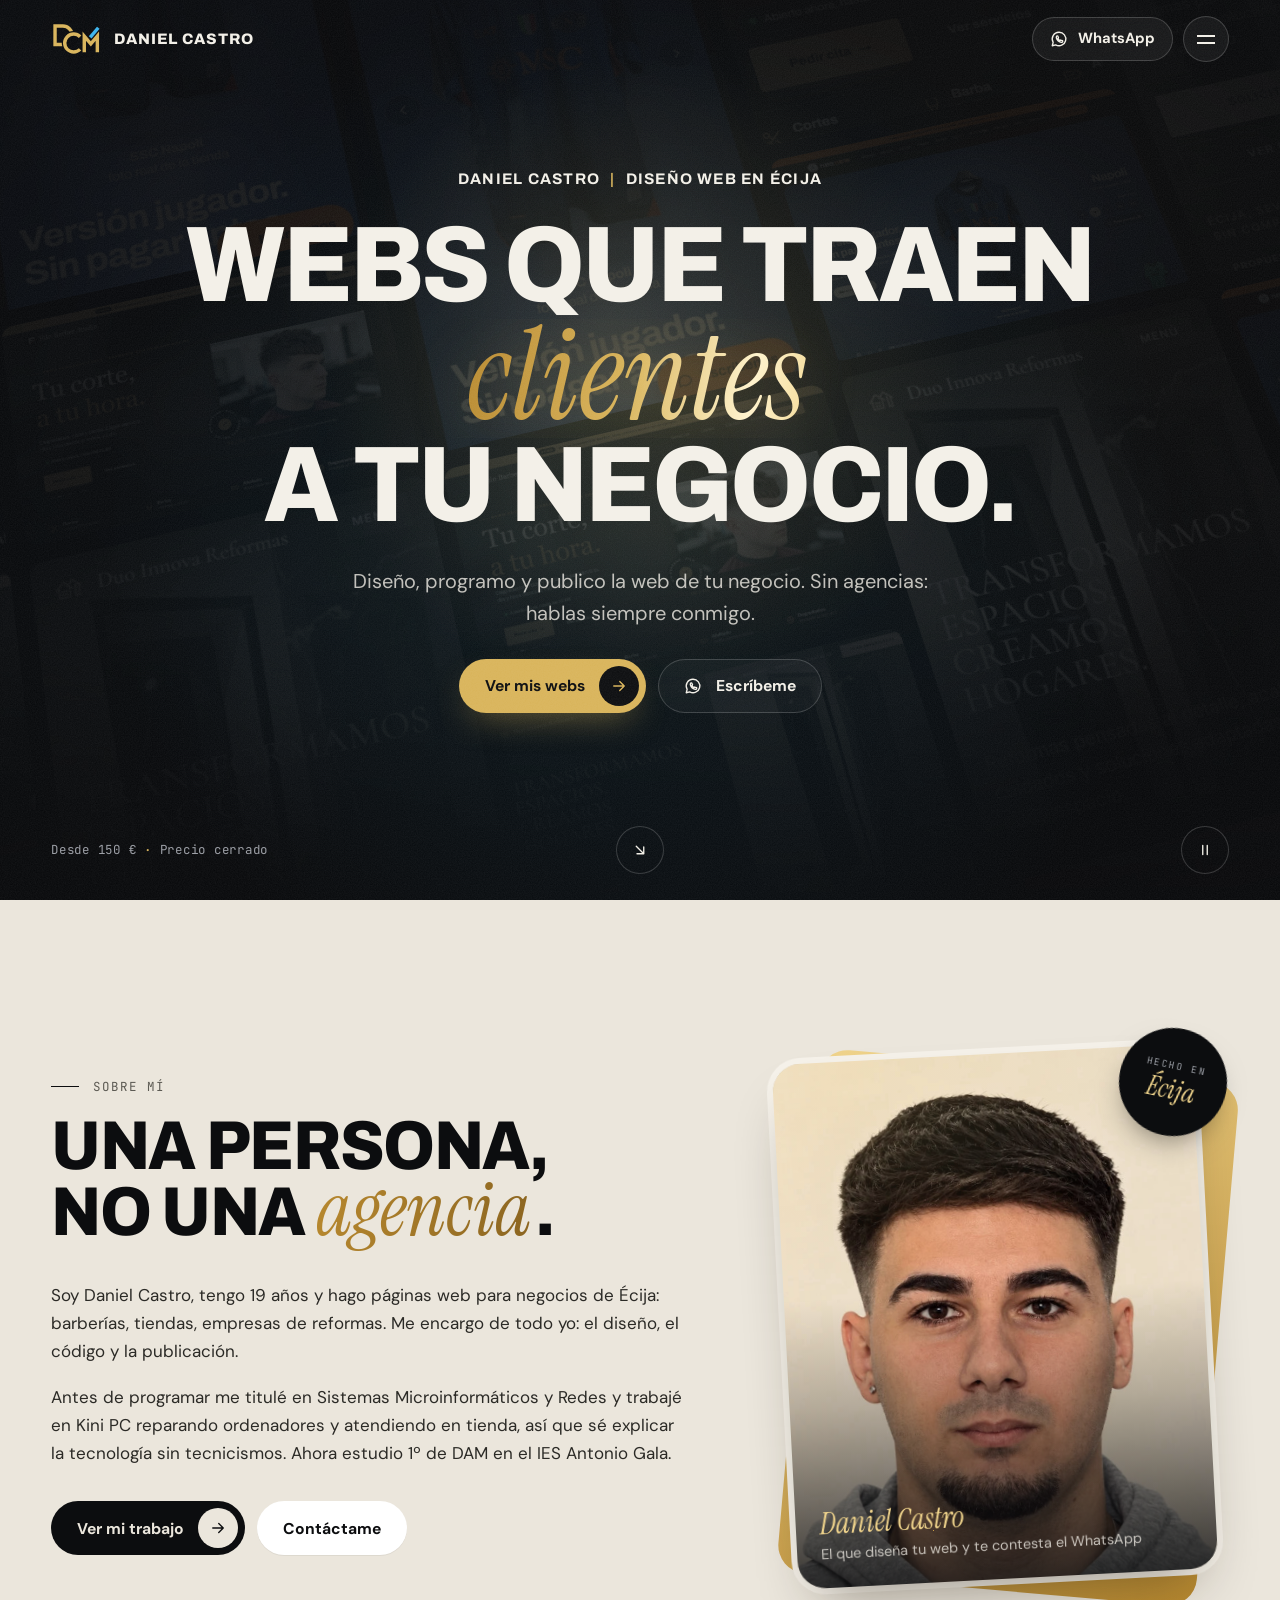
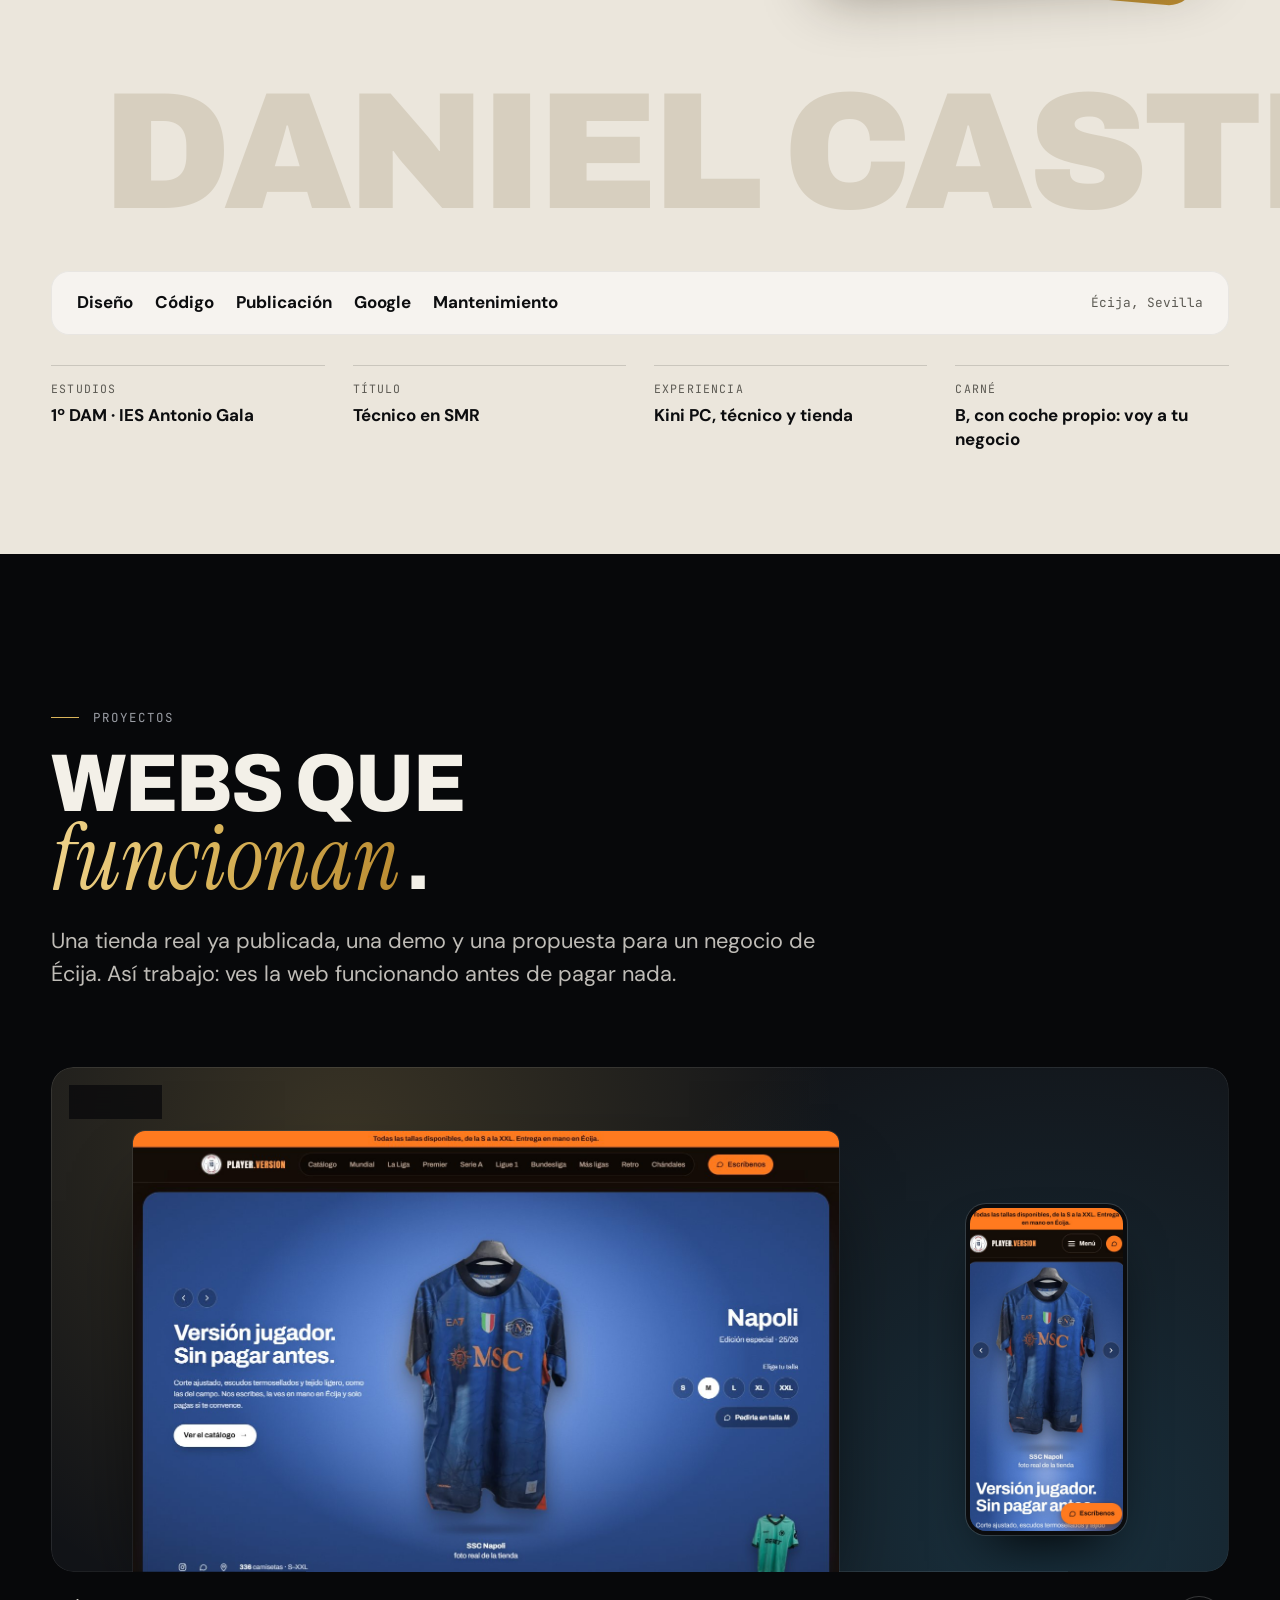
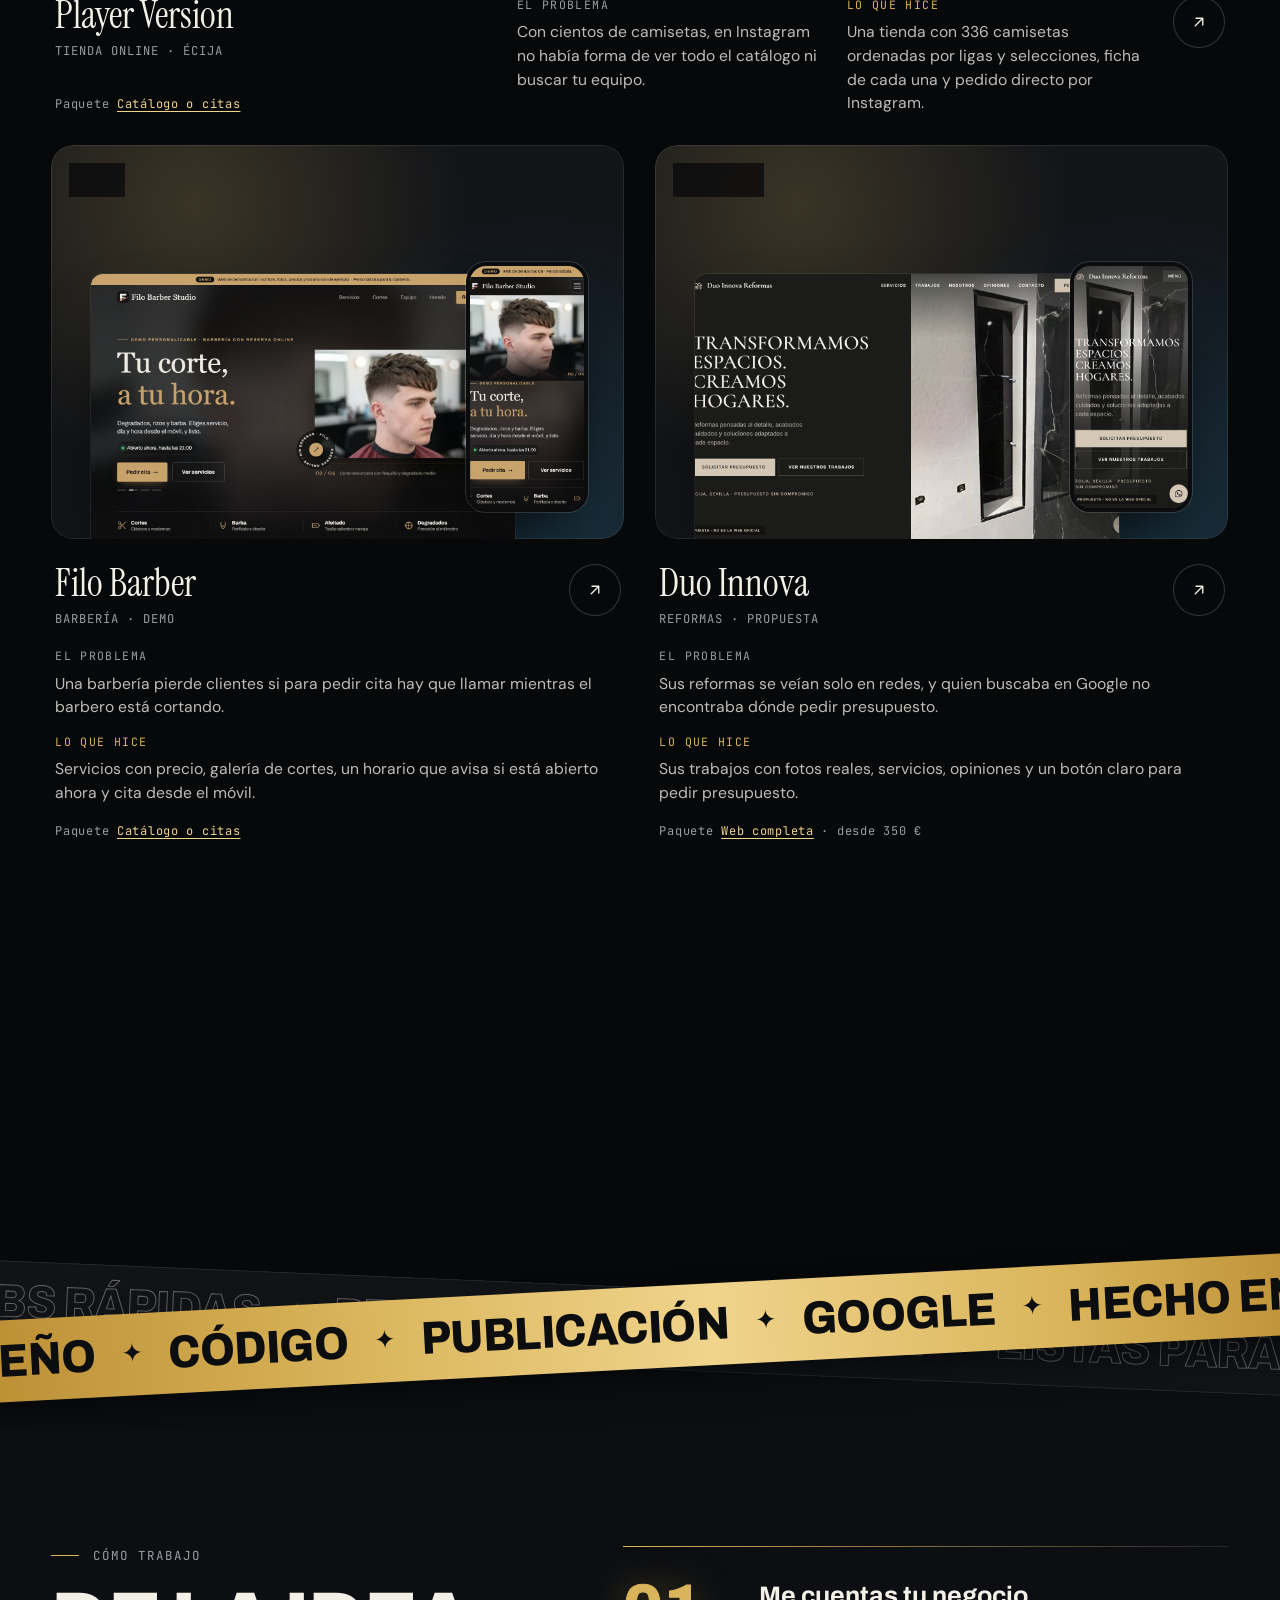
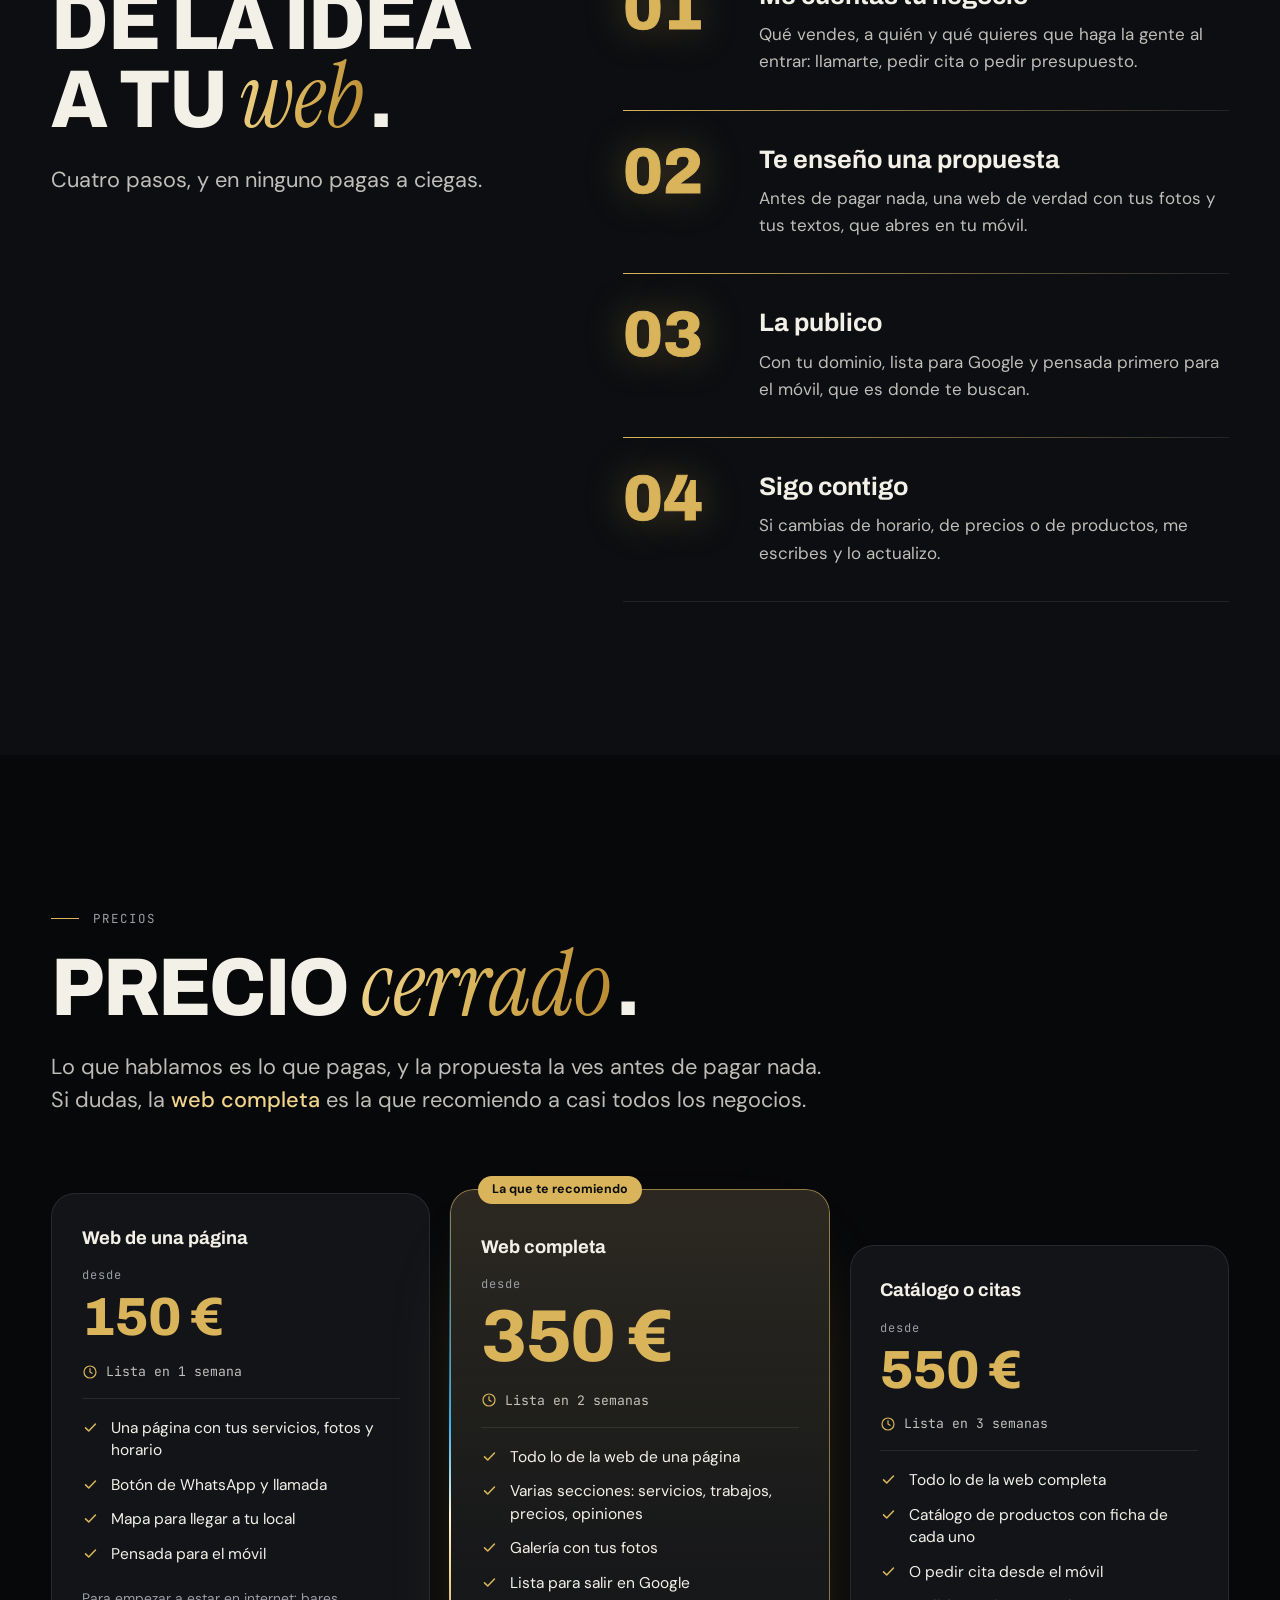
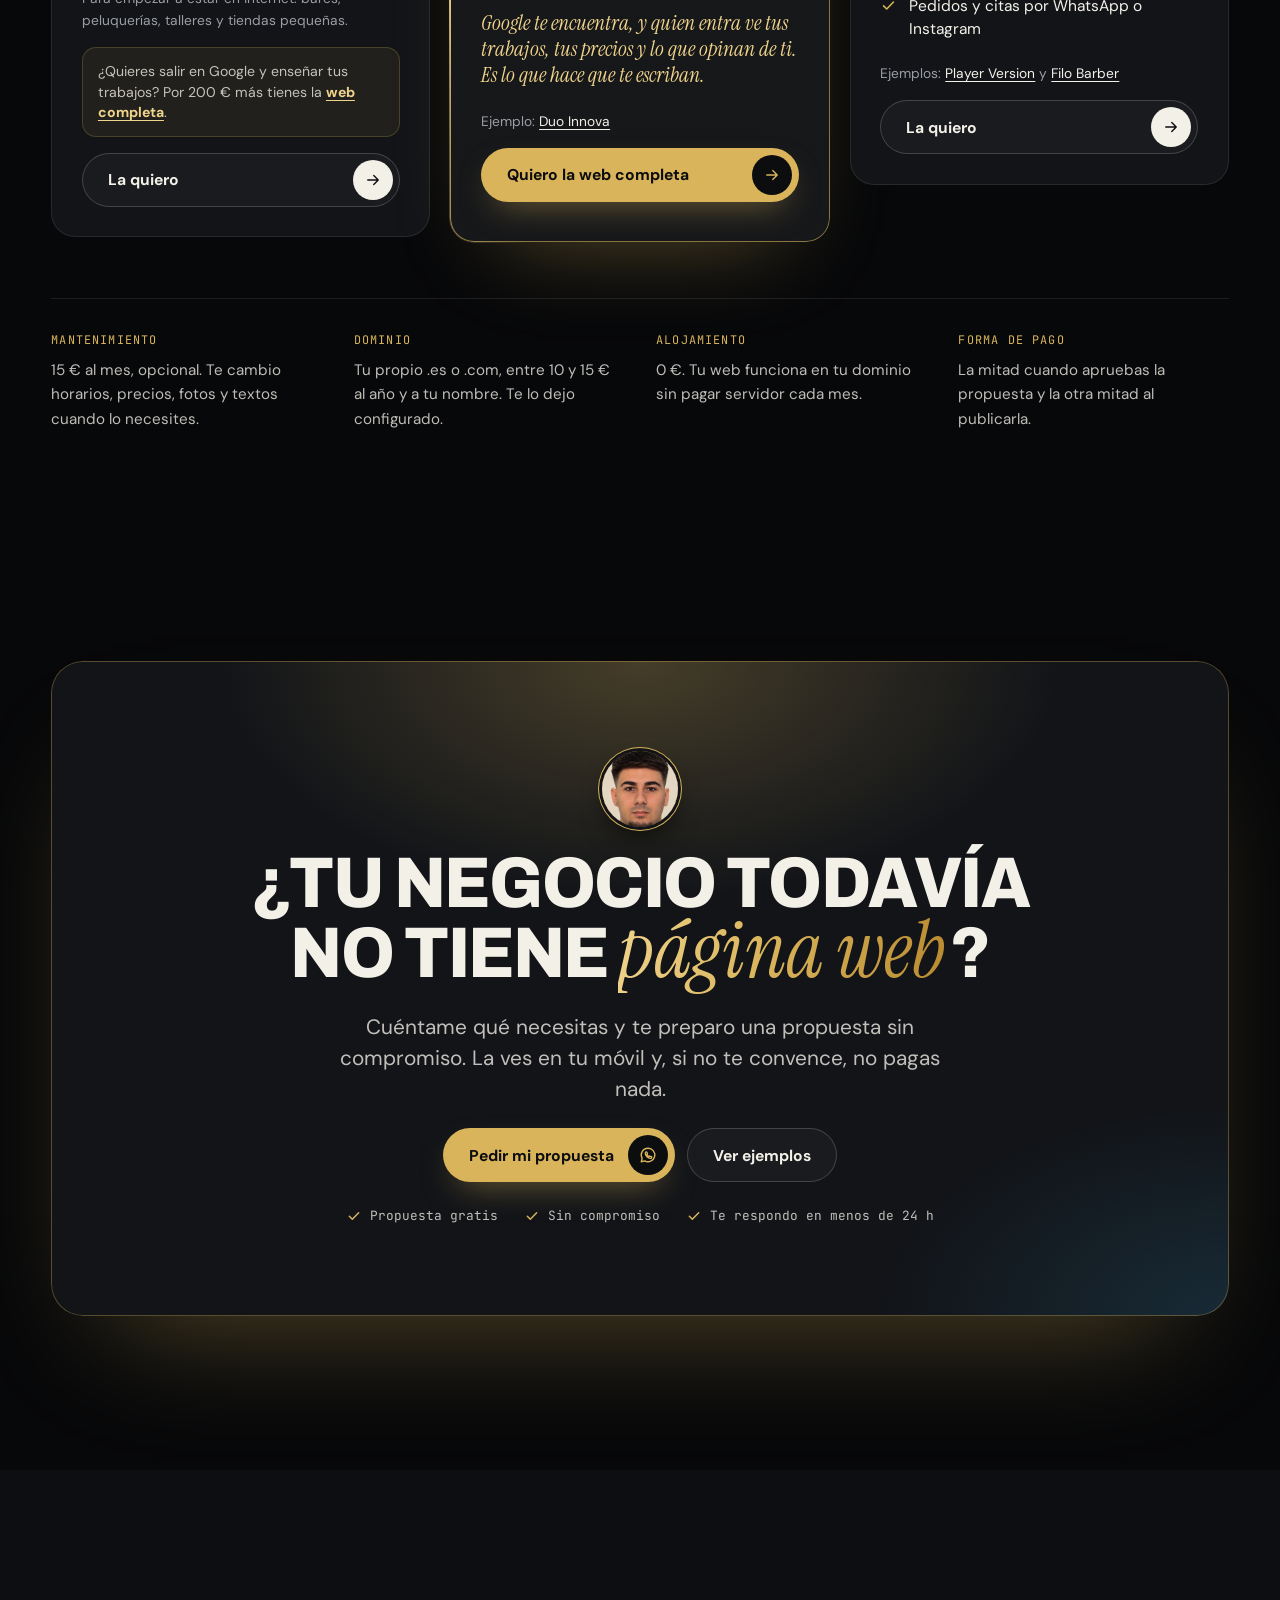
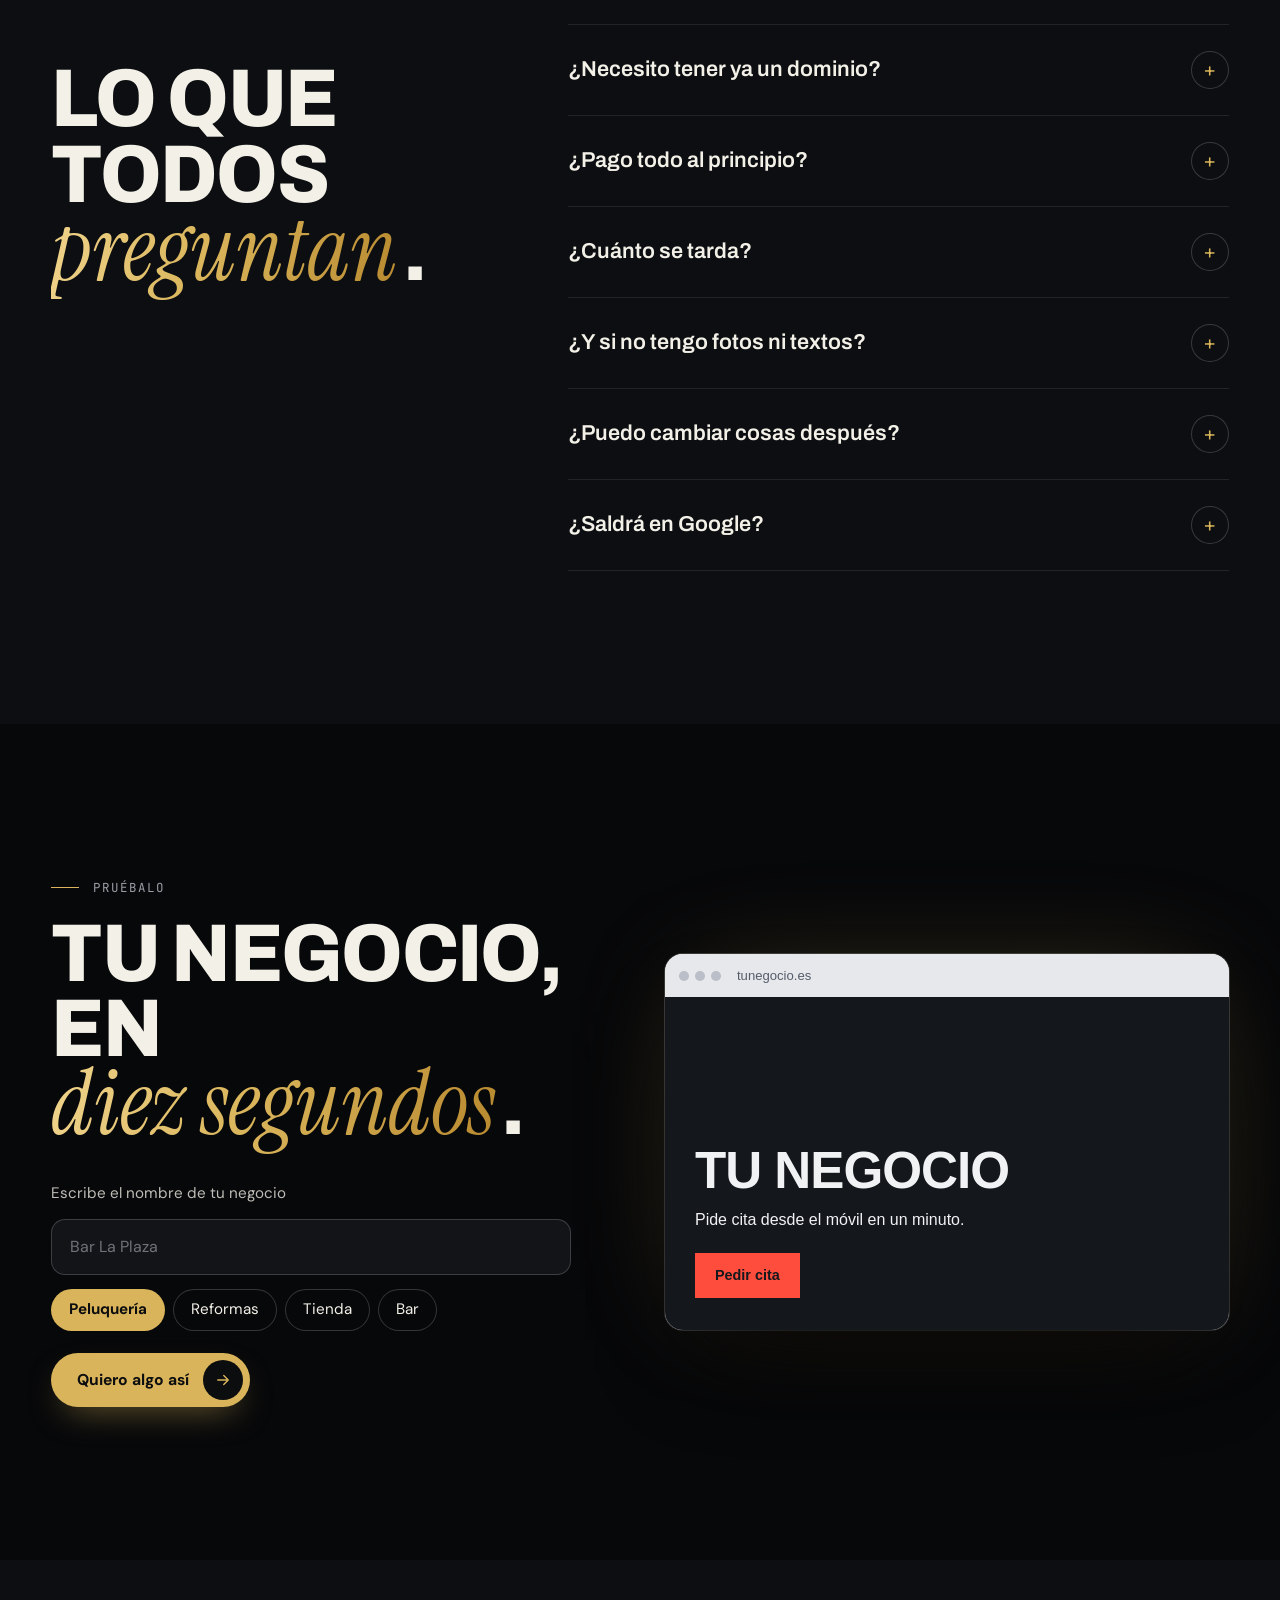
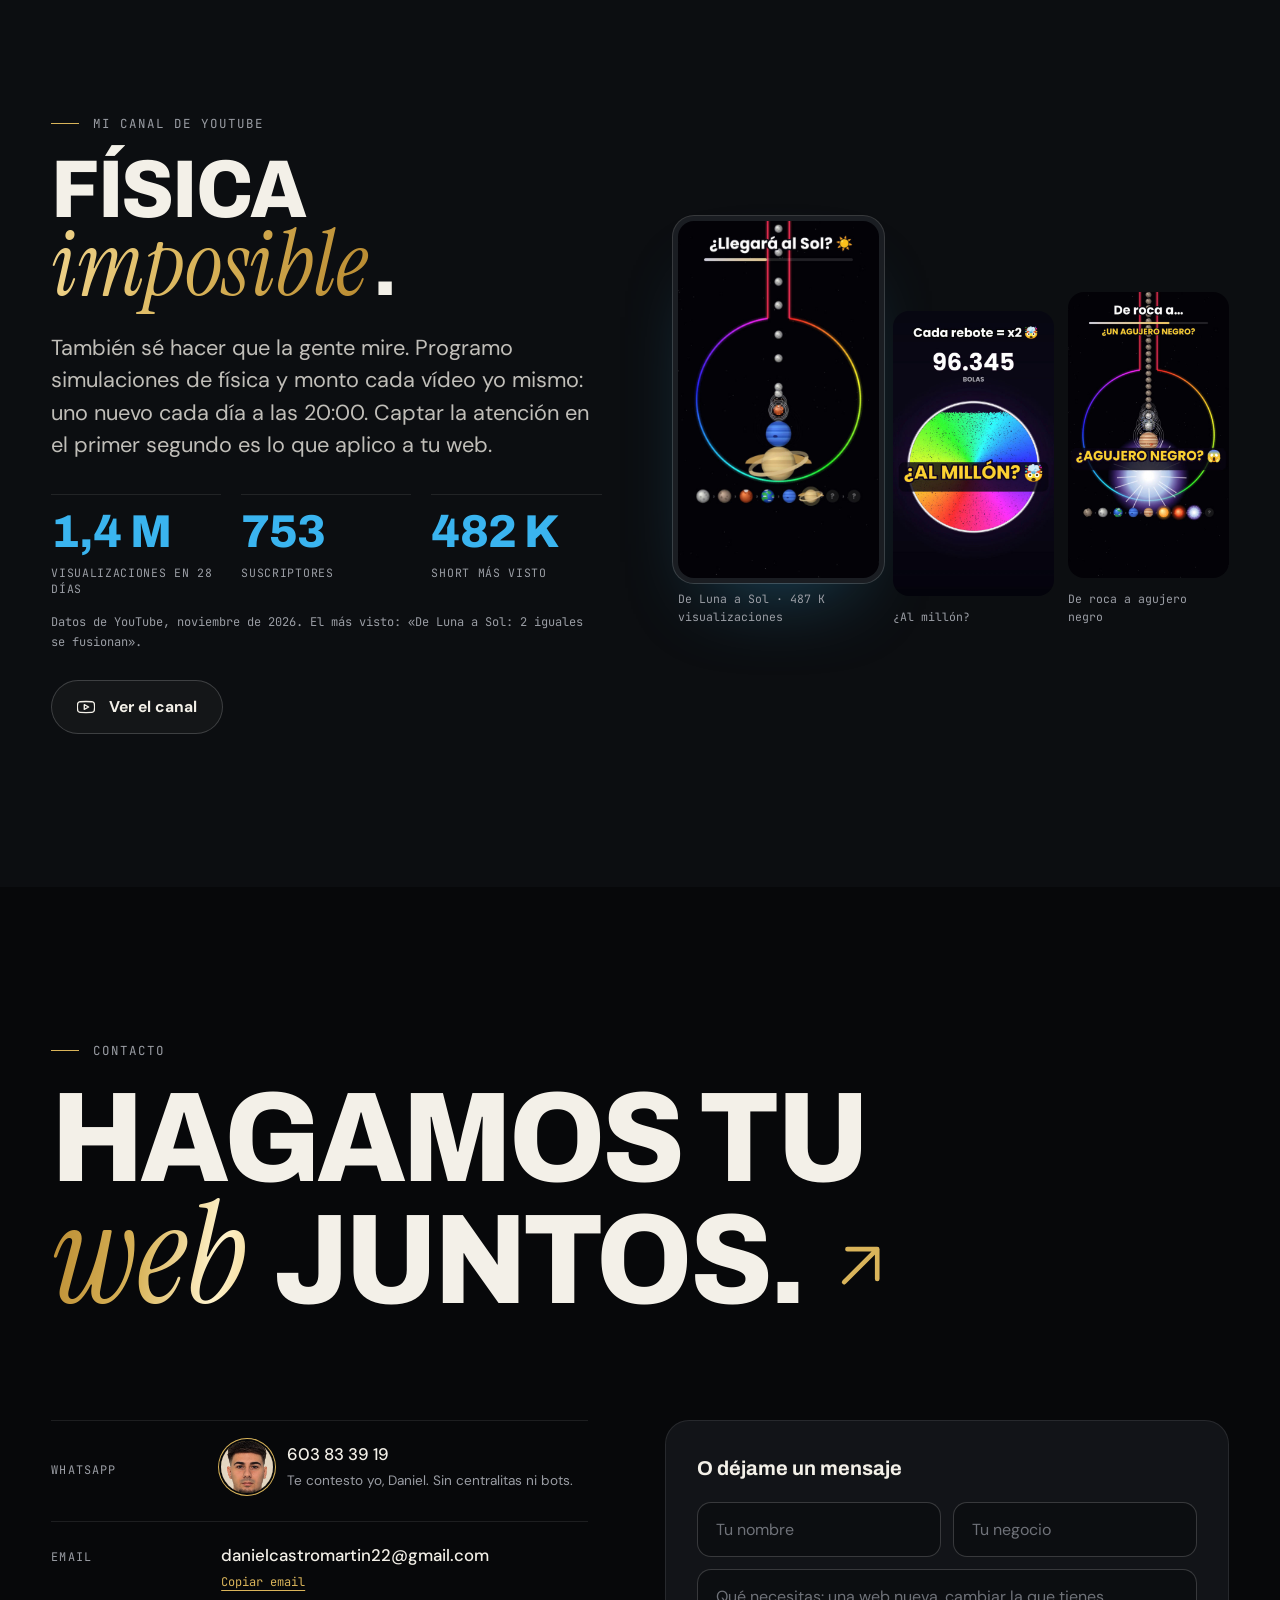
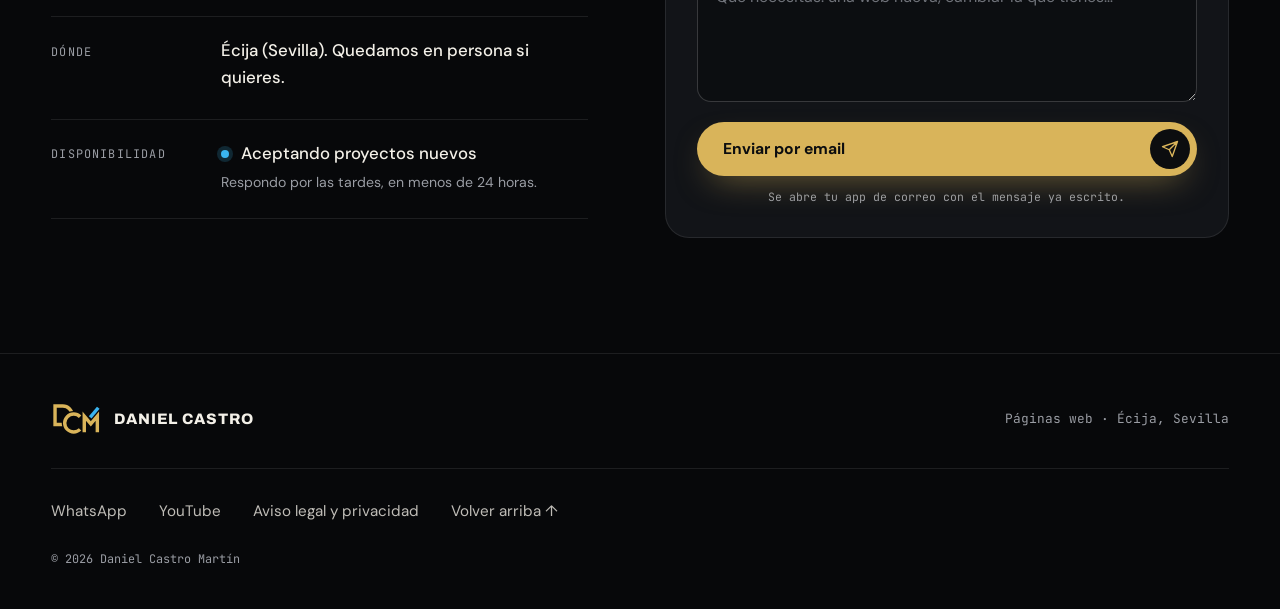
<file: index.html>
<!DOCTYPE html>
<html lang="es">
<head>
<meta charset="UTF-8">
<meta name="viewport" content="width=device-width, initial-scale=1.0">
<title>Daniel Castro — Páginas web para negocios en Écija</title>
<meta name="description" content="Páginas web para negocios de Écija y alrededores desde 150 €. Diseño, programo y publico tu web y hablas siempre conmigo. Escríbeme por WhatsApp.">
<meta name="theme-color" content="#07080a">
<meta property="og:type" content="website">
<meta property="og:site_name" content="Daniel Castro · Diseño web">
<meta property="og:locale" content="es_ES">
<meta property="og:title" content="Webs que traen clientes a tu negocio · Daniel Castro">
<meta property="og:description" content="Páginas web para negocios de Écija desde 150 €. Ves tu web funcionando antes de pagar y hablas siempre conmigo.">
<meta property="og:url" content="https://danielcastromartin.github.io/">
<meta property="og:image" content="https://danielcastromartin.github.io/img/preview-web.jpg">
<meta property="og:image:secure_url" content="https://danielcastromartin.github.io/img/preview-web.jpg">
<meta property="og:image:type" content="image/jpeg">
<meta property="og:image:width" content="1200">
<meta property="og:image:height" content="630">
<meta property="og:image:alt" content="Daniel Castro: webs que traen clientes a tu negocio, desde 150 €">
<meta name="twitter:card" content="summary_large_image">
<meta name="twitter:image" content="https://danielcastromartin.github.io/img/preview-web.jpg">
<link rel="canonical" href="https://danielcastromartin.github.io/">
<link rel="icon" href="img/favicon.svg" type="image/svg+xml">
<link rel="apple-touch-icon" href="img/apple-touch-icon.png">
<script type="application/ld+json">
{
  "@context": "https://schema.org",
  "@type": "ProfessionalService",
  "name": "Daniel Castro — Páginas web",
  "description": "Diseño y programación de páginas web para negocios de Écija y alrededores.",
  "founder": { "@type": "Person", "name": "Daniel Castro Martín" },
  "telephone": "+34603833919",
  "email": "danielcastromartin22@gmail.com",
  "address": { "@type": "PostalAddress", "addressLocality": "Écija", "addressRegion": "Sevilla", "addressCountry": "ES" },
  "areaServed": "Écija",
  "priceRange": "150 € - 550 €",
  "sameAs": ["https://www.youtube.com/@FisicaImposibleES"]
}
</script>
<link rel="preconnect" href="https://fonts.googleapis.com">
<link rel="preconnect" href="https://fonts.gstatic.com" crossorigin>
<link href="https://fonts.googleapis.com/css2?family=Archivo:wdth,wght@62..125,400..900&family=DM+Sans:opsz,wght@9..40,400;9..40,500;9..40,700&family=Instrument+Serif:ital@0;1&family=JetBrains+Mono:wght@400;500&display=swap" rel="stylesheet">
<link rel="stylesheet" href="css/styles.css?v=3">
<script>(function(d){d.classList.add('js');try{if(!sessionStorage.getItem('dcm-intro')&&!matchMedia('(prefers-reduced-motion: reduce)').matches){d.classList.add('has-intro');sessionStorage.setItem('dcm-intro','1')}}catch(e){}})(document.documentElement)</script>
</head>
<body>
<a class="skip" href="#sobre-mi">Saltar al contenido</a>
<div class="curtain" aria-hidden="true"><div class="curtain-in"><img src="img/logo-dcm.svg" width="328" height="220" alt=""><span class="curtain-bar"></span><span class="curtain-txt">Daniel Castro · Diseño web</span></div></div>
<div class="progress" aria-hidden="true"></div>
<div class="cursor" aria-hidden="true"><span class="cursor-txt">Ver web</span></div>

<!-- Iconos -->
<svg width="0" height="0" style="position:absolute" aria-hidden="true">
  <defs>
    <symbol id="i-arrow" viewBox="0 0 24 24"><path d="M5 12h14M13 6l6 6-6 6"/></symbol>
    <symbol id="i-out" viewBox="0 0 24 24"><path d="M7 17 17 7M8 7h9v9"/></symbol>
    <symbol id="i-down" viewBox="0 0 24 24"><path d="M7 7l10 10M17 8v9H8"/></symbol>
    <symbol id="i-pause" viewBox="0 0 24 24"><path d="M9 6v12M15 6v12"/></symbol>
    <symbol id="i-play-s" viewBox="0 0 24 24"><path class="fill" d="M8 5.5v13l11-6.5z"/></symbol>
    <symbol id="i-check" viewBox="0 0 24 24"><path d="m5 12.5 4.5 4.5L19 7"/></symbol>
    <symbol id="i-clock" viewBox="0 0 24 24"><circle cx="12" cy="12" r="9"/><path d="M12 7v5l3 2"/></symbol>
    <symbol id="i-send" viewBox="0 0 24 24"><path d="M22 2 11 13M22 2l-7 20-4-9-9-4z"/></symbol>
    <symbol id="i-wa" viewBox="0 0 24 24"><path d="M12 3a9 9 0 0 0-7.8 13.5L3 21l4.6-1.2A9 9 0 1 0 12 3z"/><path class="fill" d="M8.6 8.3c.3-.5.6-.5.9-.5h.5c.2 0 .3.1.4.3l.9 2.1c.1.2 0 .4-.1.5l-.6.7c.6 1.2 1.5 2.1 2.7 2.7l.7-.6c.1-.1.3-.2.5-.1l2.1.9c.2.1.3.2.3.4v.5c0 .3 0 .6-.5.9-.8.5-2.2.5-4-.6a10 10 0 0 1-3.1-3.1c-1.1-1.8-1.1-3.2-.6-4z"/></symbol>
    <symbol id="i-yt" viewBox="0 0 24 24"><path class="fill" d="M23 7.2a3 3 0 0 0-2.1-2.1C19 4.6 12 4.6 12 4.6s-7 0-8.9.5A3 3 0 0 0 1 7.2 31 31 0 0 0 .5 12a31 31 0 0 0 .5 4.8 3 3 0 0 0 2.1 2.1c1.9.5 8.9.5 8.9.5s7 0 8.9-.5a3 3 0 0 0 2.1-2.1 31 31 0 0 0 .5-4.8 31 31 0 0 0-.5-4.8ZM9.7 15.1V8.9l5.8 3.1-5.8 3.1Z"/></symbol>
  </defs>
</svg>

<header class="top" data-top>
  <a class="brand" href="#inicio" aria-label="Daniel Castro, inicio">
    <img class="brand-logo" src="img/logo-dcm.svg" width="328" height="220" alt="">
    <span class="brand-name">Daniel Castro</span>
  </a>
  <div class="top-right">
    <a class="pill-btn top-wa" href="https://wa.me/34603833919?text=Hola%20Daniel%2C%20he%20visto%20tu%20web%20y%20quiero%20informaci%C3%B3n%20sobre%20una%20p%C3%A1gina%20web." target="_blank" rel="noopener"><svg class="ico"><use href="#i-wa"/></svg>WhatsApp</a>
    <button class="burger" type="button" aria-expanded="false" aria-controls="menu" aria-label="Abrir el menú"><span></span><span></span></button>
  </div>
</header>

<nav class="menu" id="menu" aria-label="Principal">
  <ol class="menu-list">
    <li><a href="#inicio"><span>01</span>Inicio</a></li>
    <li><a href="#sobre-mi"><span>02</span>Sobre mí</a></li>
    <li><a href="#proyectos"><span>03</span>Proyectos</a></li>
    <li><a href="#como-trabajo"><span>04</span>Cómo trabajo</a></li>
    <li><a href="#precios"><span>05</span>Precios</a></li>
    <li><a href="#youtube"><span>06</span>YouTube</a></li>
    <li><a href="#contacto"><span>07</span>Contacto</a></li>
  </ol>
  <div class="menu-foot">
    <a href="https://wa.me/34603833919" target="_blank" rel="noopener">WhatsApp · 603 83 39 19</a>
    <a href="mailto:danielcastromartin22@gmail.com">danielcastromartin22@gmail.com</a>
    <span>Écija, Sevilla</span>
  </div>
</nav>

<main>

  <!-- INICIO -->
  <section class="hero" id="inicio" aria-labelledby="titulo">
    <div class="reel" aria-hidden="true">
      <div class="reel-tilt">
        <div class="reel-col"><div class="reel-track">
          <img src="img/player-escritorio.jpg" alt=""><img src="img/filo-movil.jpg" alt="" class="tall"><img src="img/duo-escritorio.jpg" alt="">
          <img src="img/player-escritorio.jpg" alt=""><img src="img/filo-movil.jpg" alt="" class="tall"><img src="img/duo-escritorio.jpg" alt="">
        </div></div>
        <div class="reel-col reel-col--down"><div class="reel-track">
          <img src="img/player-movil.jpg" alt="" class="tall"><img src="img/filo-escritorio.jpg" alt=""><img src="img/duo-movil.jpg" alt="" class="tall">
          <img src="img/player-movil.jpg" alt="" class="tall"><img src="img/filo-escritorio.jpg" alt=""><img src="img/duo-movil.jpg" alt="" class="tall">
        </div></div>
        <div class="reel-col"><div class="reel-track">
          <img src="img/duo-escritorio.jpg" alt=""><img src="img/player-movil.jpg" alt="" class="tall"><img src="img/filo-escritorio.jpg" alt="">
          <img src="img/duo-escritorio.jpg" alt=""><img src="img/player-movil.jpg" alt="" class="tall"><img src="img/filo-escritorio.jpg" alt="">
        </div></div>
        <div class="reel-col reel-col--down"><div class="reel-track">
          <img src="img/filo-movil.jpg" alt="" class="tall"><img src="img/player-escritorio.jpg" alt=""><img src="img/duo-movil.jpg" alt="" class="tall">
          <img src="img/filo-movil.jpg" alt="" class="tall"><img src="img/player-escritorio.jpg" alt=""><img src="img/duo-movil.jpg" alt="" class="tall">
        </div></div>
        <div class="reel-col"><div class="reel-track">
          <img src="img/filo-escritorio.jpg" alt=""><img src="img/duo-movil.jpg" alt="" class="tall"><img src="img/player-escritorio.jpg" alt="">
          <img src="img/filo-escritorio.jpg" alt=""><img src="img/duo-movil.jpg" alt="" class="tall"><img src="img/player-escritorio.jpg" alt="">
        </div></div>
      </div>
    </div>
    <div class="hero-shade" aria-hidden="true"></div>
    <div class="hero-glow" aria-hidden="true"></div>

    <div class="hero-in">
      <p class="hero-kicker">Daniel Castro <span>|</span> Diseño web en Écija</p>
      <h1 id="titulo" class="hero-title">
        <span class="line"><span>Webs que traen</span></span>
        <span class="line"><em>clientes</em></span>
        <span class="line"><span>a tu negocio.</span></span>
      </h1>
      <p class="hero-sub">Diseño, programo y publico la web de tu negocio. Sin agencias: hablas siempre conmigo.</p>
      <div class="hero-actions">
        <a class="btn btn--gold" href="#proyectos">Ver mis webs <span class="btn-ico"><svg class="ico"><use href="#i-arrow"/></svg></span></a>
        <a class="btn btn--line" href="https://wa.me/34603833919?text=Hola%20Daniel%2C%20he%20visto%20tu%20web%20y%20quiero%20informaci%C3%B3n%20sobre%20una%20p%C3%A1gina%20web." target="_blank" rel="noopener"><svg class="ico"><use href="#i-wa"/></svg>Escríbeme</a>
      </div>
    </div>

    <div class="hero-foot">
      <p class="hero-note">Desde 150 € <span>·</span> Precio cerrado</p>
      <a class="hero-down" href="#sobre-mi" aria-label="Bajar a Sobre mí"><svg class="ico"><use href="#i-down"/></svg></a>
      <button class="hero-pause" type="button" aria-pressed="false" aria-label="Pausar el movimiento del fondo"><svg class="ico"><use href="#i-pause"/></svg></button>
    </div>
  </section>

  <!-- SOBRE MÍ -->
  <section class="about light" id="sobre-mi" aria-labelledby="sobre-h">
    <div class="wrap about-grid">
      <div class="about-text">
        <p class="eyebrow reveal">Sobre mí</p>
        <h2 id="sobre-h" class="h2 reveal">Una persona,<br>no una <em>agencia</em>.</h2>
        <div class="about-cols reveal">
          <p>Soy Daniel Castro, tengo <span data-age>19</span> años y hago páginas web para negocios de Écija: barberías, tiendas, empresas de reformas. Me encargo de todo yo: el diseño, el código y la publicación.</p>
          <p>Antes de programar me titulé en Sistemas Microinformáticos y Redes y trabajé en Kini PC reparando ordenadores y atendiendo en tienda, así que sé explicar la tecnología sin tecnicismos. Ahora estudio 1º de DAM en el IES Antonio Gala.</p>
        </div>
        <div class="actions reveal">
          <a class="btn btn--dark" href="#proyectos">Ver mi trabajo <span class="btn-ico"><svg class="ico"><use href="#i-arrow"/></svg></span></a>
          <a class="btn btn--paper" href="#contacto">Contáctame</a>
        </div>
      </div>

      <figure class="about-photo reveal">
        <div class="about-frame">
          <img src="img/daniel-retrato.jpg" width="740" height="925" alt="Daniel Castro" loading="lazy">
          <figcaption><strong>Daniel Castro</strong><span>El que diseña tu web y te contesta el WhatsApp</span></figcaption>
        </div>
        <p class="about-sticker" aria-hidden="true"><span>Hecho en</span>Écija</p>
      </figure>
    </div>

    <div class="about-band" aria-hidden="true">
      <p class="giant" data-drift>Daniel Castro <em>·</em> Diseño web <em>·</em> Écija <em>·</em> Daniel Castro</p>
    </div>

    <div class="wrap">
      <div class="about-bar reveal">
        <p class="about-tags"><span>Diseño</span><span>Código</span><span>Publicación</span><span>Google</span><span>Mantenimiento</span></p>
        <p class="about-place">Écija, Sevilla</p>
      </div>
      <dl class="facts reveal">
        <div><dt>Estudios</dt><dd>1º DAM · IES Antonio Gala</dd></div>
        <div><dt>Título</dt><dd>Técnico en SMR</dd></div>
        <div><dt>Experiencia</dt><dd>Kini PC, técnico y tienda</dd></div>
        <div><dt>Carné</dt><dd>B, con coche propio: voy a tu negocio</dd></div>
      </dl>
    </div>
  </section>

  <!-- PROYECTOS -->
  <section class="work dark" id="proyectos" aria-labelledby="proyectos-h">
    <div class="wrap">
      <p class="eyebrow reveal">Proyectos</p>
      <h2 id="proyectos-h" class="h2 reveal">Webs que<br><em>funcionan</em>.</h2>
      <p class="intro reveal">Una tienda real ya publicada, una demo y una propuesta para un negocio de Écija. Así trabajo: ves la web funcionando antes de pagar nada.</p>

      <div class="works">
        <article class="work-card work-card--wide reveal">
          <div class="work-media">
            <img class="work-desk" src="img/player-escritorio.jpg" width="1440" height="960" alt="Página de inicio de Player Version en ordenador" loading="lazy">
            <img class="work-phone" src="img/player-movil.jpg" width="780" height="1520" alt="" loading="lazy">
            <span class="work-badge"><span class="dot" aria-hidden="true"></span>En vivo</span>
          </div>
          <div class="work-info">
            <div>
              <h3><a href="https://camisetas-de-futbol.github.io/player-version/" target="_blank" rel="noopener">Player Version</a></h3>
              <p class="work-meta">Tienda online · Écija</p>
            </div>
            <dl class="work-ps">
              <div><dt>El problema</dt><dd>Con cientos de camisetas, en Instagram no había forma de ver todo el catálogo ni buscar tu equipo.</dd></div>
              <div><dt>Lo que hice</dt><dd>Una tienda con 336 camisetas ordenadas por ligas y selecciones, ficha de cada una y pedido directo por Instagram.</dd></div>
            </dl>
            <p class="work-plan">Paquete <a href="#precios">Catálogo o citas</a></p>
            <span class="work-go" aria-hidden="true"><svg class="ico"><use href="#i-out"/></svg></span>
          </div>
        </article>

        <article class="work-card reveal">
          <div class="work-media">
            <img class="work-desk" src="img/filo-escritorio.jpg" width="1440" height="820" alt="Filo Barber Studio en ordenador" loading="lazy">
            <img class="work-phone" src="img/filo-movil.jpg" width="780" height="1520" alt="" loading="lazy">
            <span class="work-badge">Demo</span>
          </div>
          <div class="work-info">
            <div>
              <h3><a href="https://filo-barber-demo.netlify.app/" target="_blank" rel="noopener">Filo Barber</a></h3>
              <p class="work-meta">Barbería · Demo</p>
            </div>
            <dl class="work-ps">
              <div><dt>El problema</dt><dd>Una barbería pierde clientes si para pedir cita hay que llamar mientras el barbero está cortando.</dd></div>
              <div><dt>Lo que hice</dt><dd>Servicios con precio, galería de cortes, un horario que avisa si está abierto ahora y cita desde el móvil.</dd></div>
            </dl>
            <p class="work-plan">Paquete <a href="#precios">Catálogo o citas</a></p>
            <span class="work-go" aria-hidden="true"><svg class="ico"><use href="#i-out"/></svg></span>
          </div>
        </article>

        <article class="work-card reveal">
          <div class="work-media">
            <img class="work-desk" src="img/duo-escritorio.jpg" width="1440" height="830" alt="Duo Innova Reformas en ordenador" loading="lazy">
            <img class="work-phone" src="img/duo-movil.jpg" width="780" height="1520" alt="" loading="lazy">
            <span class="work-badge">Propuesta</span>
          </div>
          <div class="work-info">
            <div>
              <h3><a href="https://propuesta-duo-innova.netlify.app/" target="_blank" rel="noopener">Duo Innova</a></h3>
              <p class="work-meta">Reformas · Propuesta</p>
            </div>
            <dl class="work-ps">
              <div><dt>El problema</dt><dd>Sus reformas se veían solo en redes, y quien buscaba en Google no encontraba dónde pedir presupuesto.</dd></div>
              <div><dt>Lo que hice</dt><dd>Sus trabajos con fotos reales, servicios, opiniones y un botón claro para pedir presupuesto.</dd></div>
            </dl>
            <p class="work-plan">Paquete <a href="#precios">Web completa</a> · desde 350 €</p>
            <span class="work-go" aria-hidden="true"><svg class="ico"><use href="#i-out"/></svg></span>
          </div>
        </article>
      </div>

      <figure class="quote reveal">
        <blockquote>
          <p>«Bien durooo. Lo voy a poner ahora. <em>Está guapísimo.</em>»</p>
        </blockquote>
        <figcaption><span class="quote-av" aria-hidden="true">R</span><span><strong>Rubén García</strong> · Player Version<br><small>Me lo dijo por WhatsApp al ver su web</small></span></figcaption>
      </figure>
    </div>
  </section>

  <div class="ticker" aria-hidden="true">
    <div class="ticker-row ticker-row--ghost"><div class="ticker-track">
      <span>Webs rápidas</span><i>✦</i><span>Pensadas para el móvil</span><i>✦</i><span>Listas para Google</span><i>✦</i><span>Precio cerrado</span><i>✦</i>
      <span>Webs rápidas</span><i>✦</i><span>Pensadas para el móvil</span><i>✦</i><span>Listas para Google</span><i>✦</i><span>Precio cerrado</span><i>✦</i>
    </div></div>
    <div class="ticker-row ticker-row--gold"><div class="ticker-track">
      <span>Diseño</span><i>✦</i><span>Código</span><i>✦</i><span>Publicación</span><i>✦</i><span>Google</span><i>✦</i><span>Hecho en Écija</span><i>✦</i>
      <span>Diseño</span><i>✦</i><span>Código</span><i>✦</i><span>Publicación</span><i>✦</i><span>Google</span><i>✦</i><span>Hecho en Écija</span><i>✦</i>
    </div></div>
  </div>

  <!-- CÓMO TRABAJO -->
  <section class="process dark-2" id="como-trabajo" aria-labelledby="como-h">
    <div class="wrap process-in">
      <div class="process-head">
        <p class="eyebrow reveal">Cómo trabajo</p>
        <h2 id="como-h" class="h2 reveal">De la idea<br>a tu <em>web</em>.</h2>
        <p class="intro reveal">Cuatro pasos, y en ninguno pagas a ciegas.</p>
      </div>
      <ol class="steps">
        <li class="reveal"><span class="step-n">01</span><div><h3>Me cuentas tu negocio</h3><p>Qué vendes, a quién y qué quieres que haga la gente al entrar: llamarte, pedir cita o pedir presupuesto.</p></div></li>
        <li class="reveal"><span class="step-n">02</span><div><h3>Te enseño una propuesta</h3><p>Antes de pagar nada, una web de verdad con tus fotos y tus textos, que abres en tu móvil.</p></div></li>
        <li class="reveal"><span class="step-n">03</span><div><h3>La publico</h3><p>Con tu dominio, lista para Google y pensada primero para el móvil, que es donde te buscan.</p></div></li>
        <li class="reveal"><span class="step-n">04</span><div><h3>Sigo contigo</h3><p>Si cambias de horario, de precios o de productos, me escribes y lo actualizo.</p></div></li>
      </ol>
    </div>
  </section>

  <!-- PRECIOS -->
  <section class="prices dark" id="precios" aria-labelledby="precios-h">
    <div class="wrap">
      <p class="eyebrow reveal">Precios</p>
      <h2 id="precios-h" class="h2 reveal">Precio <em>cerrado</em>.</h2>
      <p class="intro reveal">Lo que hablamos es lo que pagas, y la propuesta la ves antes de pagar nada. Si dudas, la <strong>web completa</strong> es la que recomiendo a casi todos los negocios.</p>
      <div class="plans">
        <article class="plan reveal">
          <p class="plan-name">Web de una página</p>
          <p class="plan-price"><span>desde</span><b data-count>150</b> €</p>
          <p class="plan-time"><svg class="ico"><use href="#i-clock"/></svg>Lista en 1 semana</p>
          <ul class="plan-list">
            <li><svg class="ico"><use href="#i-check"/></svg>Una página con tus servicios, fotos y horario</li>
            <li><svg class="ico"><use href="#i-check"/></svg>Botón de WhatsApp y llamada</li>
            <li><svg class="ico"><use href="#i-check"/></svg>Mapa para llegar a tu local</li>
            <li><svg class="ico"><use href="#i-check"/></svg>Pensada para el móvil</li>
          </ul>
          <p class="plan-for">Para empezar a estar en internet: bares, peluquerías, talleres y tiendas pequeñas.</p>
          <p class="plan-up">¿Quieres salir en Google y enseñar tus trabajos? Por 200 € más tienes la <a href="#plan-completa">web completa</a>.</p>
          <a class="btn btn--line btn--wide" href="https://wa.me/34603833919?text=Hola%20Daniel%2C%20me%20interesa%20la%20web%20de%20una%20p%C3%A1gina%20para%20mi%20negocio." target="_blank" rel="noopener">La quiero <span class="btn-ico"><svg class="ico"><use href="#i-arrow"/></svg></span></a>
        </article>
        <article class="plan plan--main reveal" id="plan-completa">
          <p class="plan-flag">La que te recomiendo</p>
          <p class="plan-name">Web completa</p>
          <p class="plan-price"><span>desde</span><b data-count>350</b> €</p>
          <p class="plan-time"><svg class="ico"><use href="#i-clock"/></svg>Lista en 2 semanas</p>
          <ul class="plan-list">
            <li><svg class="ico"><use href="#i-check"/></svg>Todo lo de la web de una página</li>
            <li><svg class="ico"><use href="#i-check"/></svg>Varias secciones: servicios, trabajos, precios, opiniones</li>
            <li><svg class="ico"><use href="#i-check"/></svg>Galería con tus fotos</li>
            <li><svg class="ico"><use href="#i-check"/></svg>Lista para salir en Google</li>
          </ul>
          <p class="plan-why">Google te encuentra, y quien entra ve tus trabajos, tus precios y lo que opinan de ti. Es lo que hace que te escriban.</p>
          <p class="plan-for">Ejemplo: <a href="https://propuesta-duo-innova.netlify.app/" target="_blank" rel="noopener">Duo Innova</a></p>
          <a class="btn btn--gold btn--wide" href="https://wa.me/34603833919?text=Hola%20Daniel%2C%20me%20interesa%20la%20web%20completa%20para%20mi%20negocio." target="_blank" rel="noopener">Quiero la web completa <span class="btn-ico"><svg class="ico"><use href="#i-arrow"/></svg></span></a>
        </article>
        <article class="plan reveal">
          <p class="plan-name">Catálogo o citas</p>
          <p class="plan-price"><span>desde</span><b data-count>550</b> €</p>
          <p class="plan-time"><svg class="ico"><use href="#i-clock"/></svg>Lista en 3 semanas</p>
          <ul class="plan-list">
            <li><svg class="ico"><use href="#i-check"/></svg>Todo lo de la web completa</li>
            <li><svg class="ico"><use href="#i-check"/></svg>Catálogo de productos con ficha de cada uno</li>
            <li><svg class="ico"><use href="#i-check"/></svg>O pedir cita desde el móvil</li>
            <li><svg class="ico"><use href="#i-check"/></svg>Pedidos y citas por WhatsApp o Instagram</li>
          </ul>
          <p class="plan-for">Ejemplos: <a href="https://camisetas-de-futbol.github.io/player-version/" target="_blank" rel="noopener">Player Version</a> y <a href="https://filo-barber-demo.netlify.app/" target="_blank" rel="noopener">Filo Barber</a></p>
          <a class="btn btn--line btn--wide" href="https://wa.me/34603833919?text=Hola%20Daniel%2C%20me%20interesa%20la%20web%20con%20cat%C3%A1logo%20o%20citas%20para%20mi%20negocio." target="_blank" rel="noopener">La quiero <span class="btn-ico"><svg class="ico"><use href="#i-arrow"/></svg></span></a>
        </article>
      </div>
      <dl class="extras reveal">
        <div><dt>Mantenimiento</dt><dd>15 € al mes, opcional. Te cambio horarios, precios, fotos y textos cuando lo necesites.</dd></div>
        <div><dt>Dominio</dt><dd>Tu propio .es o .com, entre 10 y 15 € al año y a tu nombre. Te lo dejo configurado.</dd></div>
        <div><dt>Alojamiento</dt><dd>0 €. Tu web funciona en tu dominio sin pagar servidor cada mes.</dd></div>
        <div><dt>Forma de pago</dt><dd>La mitad cuando apruebas la propuesta y la otra mitad al publicarla.</dd></div>
      </dl>
    </div>
  </section>

  <!-- PROPUESTA -->
  <section class="cta-sec" id="propuesta" aria-labelledby="cta-h">
    <div class="wrap">
      <div class="cta-box">
        <img class="cta-av reveal" src="img/daniel-avatar.jpg" width="200" height="200" alt="" loading="lazy">
        <h2 id="cta-h" class="h2 reveal">¿Tu negocio todavía<br>no tiene <em>página web</em>?</h2>
        <p class="cta-sub reveal">Cuéntame qué necesitas y te preparo una propuesta sin compromiso. La ves en tu móvil y, si no te convence, no pagas nada.</p>
        <div class="cta-actions reveal">
          <a class="btn btn--gold" href="https://wa.me/34603833919?text=Hola%20Daniel%2C%20mi%20negocio%20todav%C3%ADa%20no%20tiene%20p%C3%A1gina%20web.%20%C2%BFMe%20preparas%20una%20propuesta%20sin%20compromiso%3F" target="_blank" rel="noopener">Pedir mi propuesta <span class="btn-ico"><svg class="ico"><use href="#i-wa"/></svg></span></a>
          <a class="btn btn--line" href="#proyectos">Ver ejemplos</a>
        </div>
        <ul class="cta-points reveal">
          <li><svg class="ico"><use href="#i-check"/></svg>Propuesta gratis</li>
          <li><svg class="ico"><use href="#i-check"/></svg>Sin compromiso</li>
          <li><svg class="ico"><use href="#i-check"/></svg>Te respondo en menos de 24 h</li>
        </ul>
      </div>
    </div>
  </section>

  <!-- PREGUNTAS -->
  <section class="faq dark-2" id="preguntas" aria-labelledby="faq-h">
    <div class="wrap faq-in">
      <div>
        <p class="eyebrow reveal">Preguntas</p>
        <h2 id="faq-h" class="h2 reveal">Lo que todos<br><em>preguntan</em>.</h2>
      </div>
      <div class="faq-list reveal">
        <details><summary>¿Necesito tener ya un dominio?</summary><p>No. Te ayudo a comprar tu .es o .com a tu nombre (entre 10 y 15 € al año) y te lo dejo configurado.</p></details>
        <details><summary>¿Pago todo al principio?</summary><p>No. Primero ves la propuesta sin pagar nada. Si te gusta, pagas la mitad, y la otra mitad cuando la web esté publicada.</p></details>
        <details><summary>¿Cuánto se tarda?</summary><p>Entre una y tres semanas según el paquete. Lo que más acelera es que me pases pronto tus fotos y tus datos.</p></details>
        <details><summary>¿Y si no tengo fotos ni textos?</summary><p>Te ayudo a escribir los textos a partir de lo que me cuentes, y te digo qué fotos hacer con el móvil para que queden bien.</p></details>
        <details><summary>¿Puedo cambiar cosas después?</summary><p>Sí. Con el mantenimiento de 15 € al mes te cambio horarios, precios, fotos y textos. Sin mantenimiento, me escribes y te digo el precio del cambio antes de hacerlo.</p></details>
        <details><summary>¿Saldrá en Google?</summary><p>La dejo preparada para que Google la encuentre y te explico cómo crear tu ficha de Google Maps, que es lo que más clientes trae a un negocio local.</p></details>
      </div>
    </div>
  </section>

  <!-- PRUÉBALO -->
  <section class="try-sec dark" id="prueba" aria-labelledby="try-h">
    <div class="wrap try-in">
      <div>
        <p class="eyebrow reveal">Pruébalo</p>
        <h2 id="try-h" class="h2 reveal">Tu negocio,<br>en <em>diez segundos</em>.</h2>
        <form class="try reveal" onsubmit="return false" aria-label="Prueba tu web">
          <label class="try-label" for="try-name">Escribe el nombre de tu negocio</label>
          <input id="try-name" class="field" type="text" maxlength="28" placeholder="Bar La Plaza" autocomplete="off">
          <fieldset class="try-kinds">
            <legend class="sr">Tipo de negocio</legend>
            <label><input type="radio" name="kind" value="barberia" checked> Peluquería</label>
            <label><input type="radio" name="kind" value="reformas"> Reformas</label>
            <label><input type="radio" name="kind" value="tienda"> Tienda</label>
            <label><input type="radio" name="kind" value="bar"> Bar</label>
          </fieldset>
          <a class="btn btn--gold" href="https://wa.me/34603833919?text=Hola%20Daniel%2C%20quiero%20una%20web%20para%20mi%20negocio." target="_blank" rel="noopener" data-send>Quiero algo así <span class="btn-ico"><svg class="ico"><use href="#i-arrow"/></svg></span></a>
        </form>
      </div>
      <div class="mock reveal" data-kind="barberia" aria-live="polite">
        <div class="mock-bar"><span></span><span></span><span></span><em class="mock-url">tunegocio.es</em></div>
        <div class="mock-body">
          <p class="mock-name">Tu negocio</p>
          <p class="mock-tag">Pide cita desde el móvil en un minuto.</p>
          <span class="mock-btn">Pedir cita</span>
        </div>
      </div>
    </div>
  </section>

  <!-- YOUTUBE -->
  <section class="yt dark-2" id="youtube" aria-labelledby="yt-h">
    <div class="wrap yt-in">
      <div class="yt-text">
        <p class="eyebrow reveal">Mi canal de YouTube</p>
        <h2 id="yt-h" class="h2 reveal">Física<br><em>imposible</em>.</h2>
        <p class="intro reveal">También sé hacer que la gente mire. Programo simulaciones de física y monto cada vídeo yo mismo: uno nuevo cada día a las 20:00. Captar la atención en el primer segundo es lo que aplico a tu web.</p>
        <dl class="yt-stats reveal">
          <div><dt>Visualizaciones en 28 días</dt><dd><b data-count>1,4</b> M</dd></div>
          <div><dt>Suscriptores</dt><dd><b data-count>760</b></dd></div>
          <div><dt>Short más visto</dt><dd><b data-count>487</b> K</dd></div>
        </dl>
        <p class="note reveal">Datos de YouTube, noviembre de 2026. El más visto: «De Luna a Sol: 2 iguales se fusionan».</p>
        <a class="btn btn--line reveal" href="https://www.youtube.com/@FisicaImposibleES" target="_blank" rel="noopener"><svg class="ico"><use href="#i-yt"/></svg>Ver el canal</a>
      </div>
      <div class="yt-media reveal">
        <figure class="yt-main">
          <video src="video/luna-sol.mp4" poster="img/yt-luna-sol.jpg" muted loop playsinline autoplay preload="metadata" aria-label="Short de Física Imposible: de Luna a Sol, mi vídeo más visto"></video>
          <figcaption>De Luna a Sol · 487 K visualizaciones</figcaption>
        </figure>
        <figure class="yt-thumb"><img src="img/yt-millon.jpg" width="540" height="960" alt="Portada: cada rebote por dos, ¿al millón?" loading="lazy"><figcaption>¿Al millón?</figcaption></figure>
        <figure class="yt-thumb"><img src="img/yt-agujero.jpg" width="540" height="960" alt="Portada: de roca a agujero negro" loading="lazy"><figcaption>De roca a agujero negro</figcaption></figure>
      </div>
    </div>
  </section>

  <!-- CONTACTO -->
  <section class="contact dark" id="contacto" aria-labelledby="contacto-h">
    <div class="wrap">
      <p class="eyebrow reveal">Contacto</p>
      <h2 id="contacto-h" class="mega reveal"><a href="https://wa.me/34603833919?text=Hola%20Daniel%2C%20he%20visto%20tu%20web%20y%20quiero%20informaci%C3%B3n%20sobre%20una%20p%C3%A1gina%20web." target="_blank" rel="noopener">Hagamos tu<br><em>web</em> juntos. <svg class="ico"><use href="#i-out"/></svg></a></h2>

      <div class="contact-grid">
        <ul class="contact-list reveal">
          <li><span class="cl">WhatsApp</span><a class="me" href="https://wa.me/34603833919" target="_blank" rel="noopener"><img class="me-av" src="img/daniel-avatar.jpg" width="200" height="200" alt="" loading="lazy"><span class="me-txt"><strong>603 83 39 19</strong><small>Te contesto yo, Daniel. Sin centralitas ni bots.</small></span></a></li>
          <li><span class="cl">Email</span><a href="mailto:danielcastromartin22@gmail.com">danielcastromartin22@<wbr>gmail.com</a><button class="copy" type="button" data-copy="danielcastromartin22@gmail.com">Copiar email</button></li>
          <li><span class="cl">Dónde</span><p>Écija (Sevilla). Quedamos en persona si quieres.</p></li>
          <li><span class="cl">Disponibilidad</span><p class="ok"><span class="dot" aria-hidden="true"></span>Aceptando proyectos nuevos</p><p class="reply">Respondo por las tardes, en menos de 24 horas.</p></li>
        </ul>
        <form class="mail-form reveal" data-mail novalidate>
          <p class="form-title">O déjame un mensaje</p>
          <div class="row2">
            <label><span class="sr">Tu nombre</span><input class="field" name="nombre" type="text" placeholder="Tu nombre" autocomplete="name"></label>
            <label><span class="sr">Tu negocio</span><input class="field" name="negocio" type="text" placeholder="Tu negocio" autocomplete="organization"></label>
          </div>
          <label><span class="sr">Qué necesitas</span><textarea class="field" name="mensaje" rows="4" placeholder="Qué necesitas: una web nueva, cambiar la que tienes…"></textarea></label>
          <button class="btn btn--gold btn--wide" type="submit">Enviar por email <span class="btn-ico"><svg class="ico"><use href="#i-send"/></svg></span></button>
          <p class="form-note">Se abre tu app de correo con el mensaje ya escrito.</p>
        </form>
      </div>
    </div>
  </section>
</main>

<footer class="foot">
  <div class="foot-top">
    <a class="brand" href="#inicio"><img class="brand-logo" src="img/logo-dcm.svg" width="328" height="220" alt=""><span class="brand-name">Daniel Castro</span></a>
    <span class="foot-place">Páginas web · Écija, Sevilla</span>
  </div>
  <nav class="foot-nav" aria-label="Pie de página">
    <a href="https://wa.me/34603833919" target="_blank" rel="noopener">WhatsApp</a>
    <a href="https://www.youtube.com/@FisicaImposibleES" target="_blank" rel="noopener">YouTube</a>
    <a href="aviso-legal.html">Aviso legal y privacidad</a>
    <a href="#inicio">Volver arriba ↑</a>
  </nav>
  <p class="legal">© <span data-year>2026</span> Daniel Castro Martín</p>
</footer>

<a class="wa-float" href="https://wa.me/34603833919?text=Hola%20Daniel%2C%20he%20visto%20tu%20web%20y%20quiero%20informaci%C3%B3n%20sobre%20una%20p%C3%A1gina%20web." target="_blank" rel="noopener" aria-label="Escríbeme por WhatsApp"><svg class="ico"><use href="#i-wa"/></svg><span>WhatsApp</span></a>

<script src="js/main.js?v=3"></script>
</body>
</html>
</file>
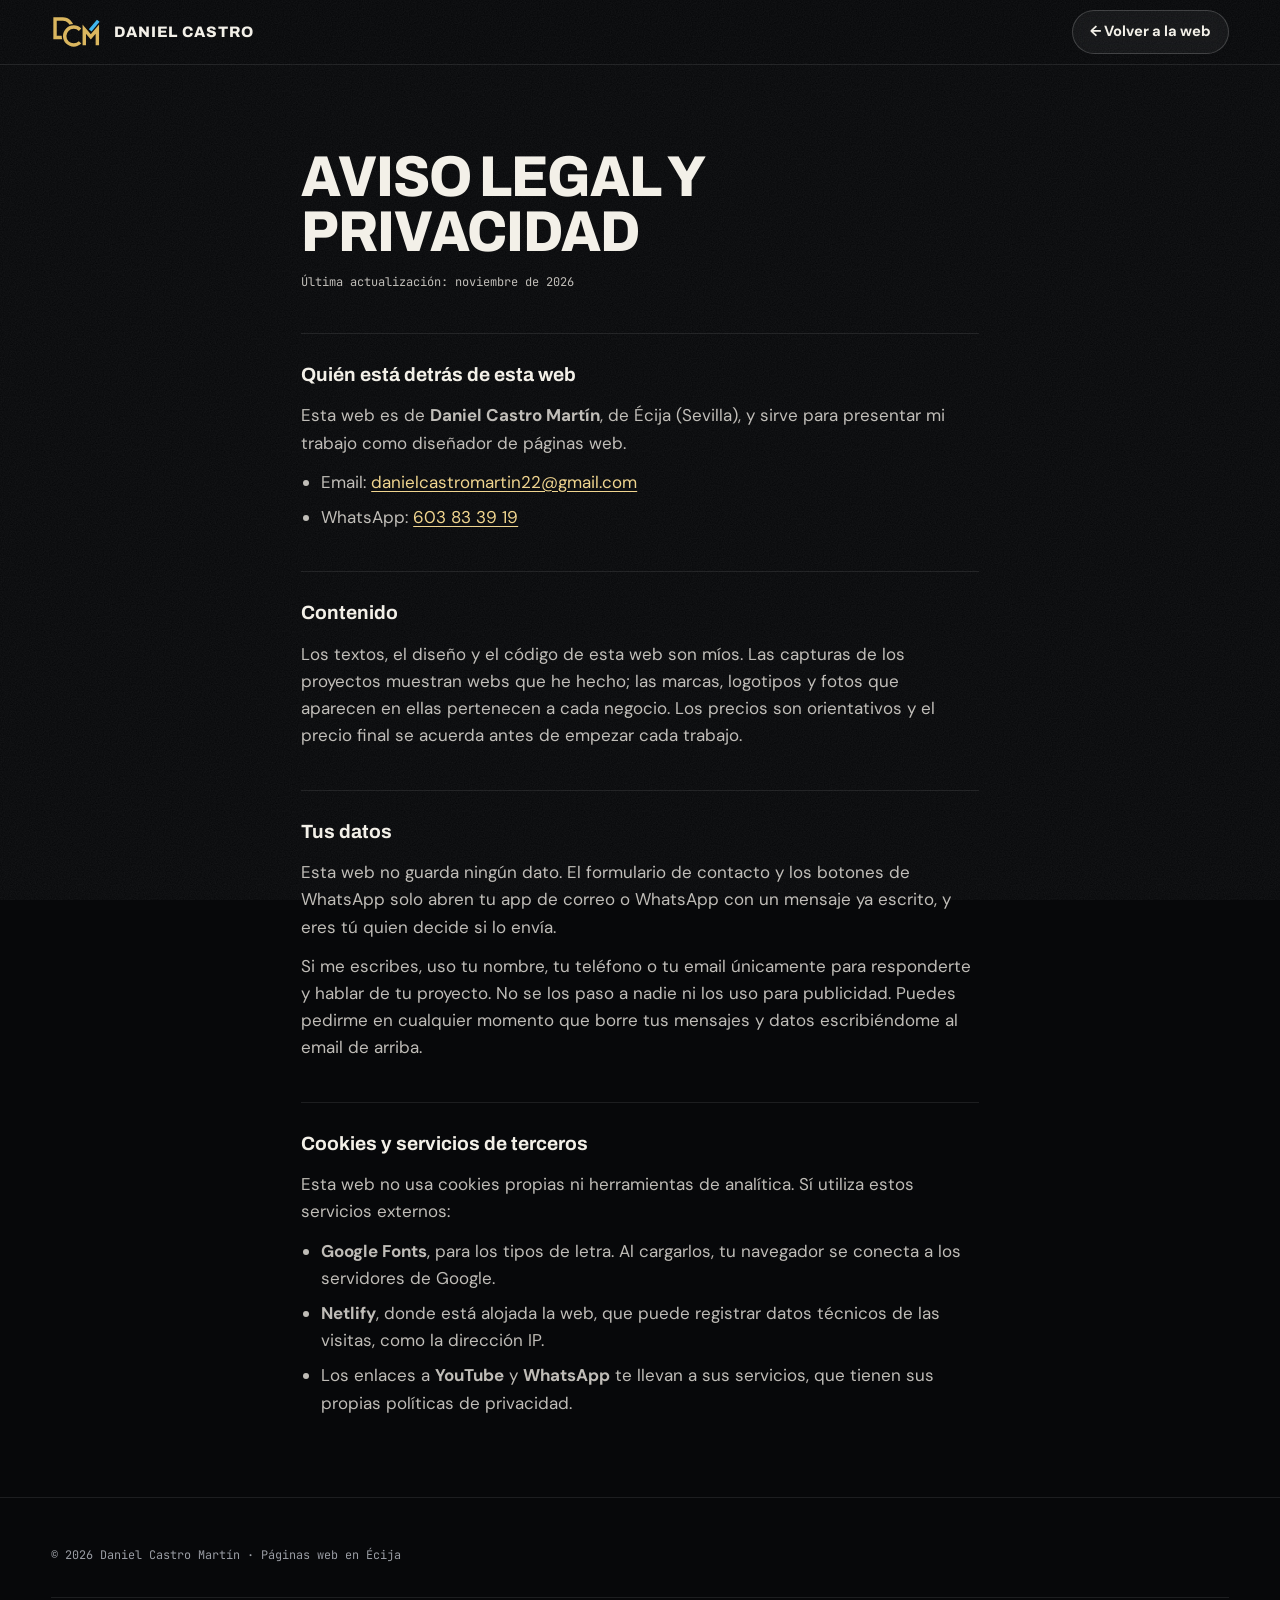
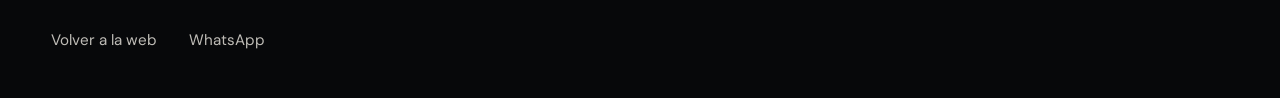
<file: aviso-legal.html>
<!DOCTYPE html>
<html lang="es">
<head>
<meta charset="UTF-8">
<meta name="viewport" content="width=device-width, initial-scale=1.0">
<title>Aviso legal y privacidad — Daniel Castro</title>
<meta name="robots" content="noindex">
<meta name="theme-color" content="#07080a">
<link rel="icon" href="img/favicon.svg" type="image/svg+xml">
<link rel="preconnect" href="https://fonts.googleapis.com">
<link rel="preconnect" href="https://fonts.gstatic.com" crossorigin>
<link href="https://fonts.googleapis.com/css2?family=Archivo:wdth,wght@62..125,400..900&family=DM+Sans:opsz,wght@9..40,400;9..40,500;9..40,700&family=JetBrains+Mono:wght@400;500&display=swap" rel="stylesheet">
<link rel="stylesheet" href="css/styles.css?v=3">
</head>
<body>
<header class="top is-scrolled">
  <a class="brand" href="index.html" aria-label="Volver a la página de inicio">
    <img class="brand-logo" src="img/logo-dcm.svg" width="328" height="220" alt="">
    <span class="brand-name">Daniel Castro</span>
  </a>
  <a class="pill-btn" href="index.html">← Volver a la web</a>
</header>

<main class="legal-page">
  <h1>Aviso legal y privacidad</h1>
  <p class="legal-date">Última actualización: noviembre de 2026</p>

  <section>
    <h2>Quién está detrás de esta web</h2>
    <p>Esta web es de <strong>Daniel Castro Martín</strong>, de Écija (Sevilla), y sirve para presentar mi trabajo como diseñador de páginas web.</p>
    <ul>
      <li>Email: <a href="mailto:danielcastromartin22@gmail.com">danielcastromartin22@gmail.com</a></li>
      <li>WhatsApp: <a href="https://wa.me/34603833919">603 83 39 19</a></li>
    </ul>
  </section>

  <section>
    <h2>Contenido</h2>
    <p>Los textos, el diseño y el código de esta web son míos. Las capturas de los proyectos muestran webs que he hecho; las marcas, logotipos y fotos que aparecen en ellas pertenecen a cada negocio. Los precios son orientativos y el precio final se acuerda antes de empezar cada trabajo.</p>
  </section>

  <section>
    <h2>Tus datos</h2>
    <p>Esta web no guarda ningún dato. El formulario de contacto y los botones de WhatsApp solo abren tu app de correo o WhatsApp con un mensaje ya escrito, y eres tú quien decide si lo envía.</p>
    <p>Si me escribes, uso tu nombre, tu teléfono o tu email únicamente para responderte y hablar de tu proyecto. No se los paso a nadie ni los uso para publicidad. Puedes pedirme en cualquier momento que borre tus mensajes y datos escribiéndome al email de arriba.</p>
  </section>

  <section>
    <h2>Cookies y servicios de terceros</h2>
    <p>Esta web no usa cookies propias ni herramientas de analítica. Sí utiliza estos servicios externos:</p>
    <ul>
      <li><strong>Google Fonts</strong>, para los tipos de letra. Al cargarlos, tu navegador se conecta a los servidores de Google.</li>
      <li><strong>Netlify</strong>, donde está alojada la web, que puede registrar datos técnicos de las visitas, como la dirección IP.</li>
      <li>Los enlaces a <strong>YouTube</strong> y <strong>WhatsApp</strong> te llevan a sus servicios, que tienen sus propias políticas de privacidad.</li>
    </ul>
  </section>
</main>

<footer class="foot">
  <p class="legal" style="margin-top:0">© <span data-year>2026</span> Daniel Castro Martín · Páginas web en Écija</p>
  <nav class="foot-nav" aria-label="Pie de página"><a href="index.html">Volver a la web</a><a href="https://wa.me/34603833919">WhatsApp</a></nav>
</footer>
<script>document.querySelectorAll('[data-year]').forEach(function (el) { el.textContent = new Date().getFullYear(); });</script>
</body>
</html>
</file>
<file: css/styles.css>
/* Daniel Castro — portfolio
   Estilo cine: casi negro, dorado y azul del logo, titulares enormes
   con una palabra en cursiva dorada, una sección clara para «Sobre mí». */

:root {
  --bg: #07080a;
  --bg-2: #0c0e11;
  --surface: #121418;
  --surface-2: #1a1d22;
  --line: rgba(255, 255, 255, 0.09);
  --line-2: rgba(255, 255, 255, 0.18);
  --ink: #f3f0e8;
  --ink-2: rgba(243, 240, 232, 0.78);
  --muted: #9a9da4;
  --gold: #d9b45a;
  --gold-2: #f0d48c;
  --gold-3: #b8892f;
  --blue: #3ab4ef;
  --paper: #ebe6dc;
  --paper-ink: #0c0d0f;
  --paper-muted: #5c5a53;

  --display: "Archivo", "Arial Black", system-ui, sans-serif;
  --serif: "Instrument Serif", Georgia, "Times New Roman", serif;
  --sans: "DM Sans", system-ui, -apple-system, "Segoe UI", Roboto, sans-serif;
  --mono: "JetBrains Mono", ui-monospace, Menlo, Consolas, monospace;

  --m: clamp(18px, 4vw, 56px);
  --max: 1320px;
  --ease: cubic-bezier(0.16, 1, 0.3, 1);
}

*, *::before, *::after { box-sizing: border-box; }
html { -webkit-text-size-adjust: 100%; scroll-behavior: smooth; scroll-padding-top: 80px; }
body {
  margin: 0; background: var(--bg); color: var(--ink);
  font-family: var(--sans); font-size: 1.0625rem; line-height: 1.6;
  -webkit-font-smoothing: antialiased; overflow-x: clip;
}
img, video { display: block; max-width: 100%; height: auto; }
a { color: inherit; }
p, h1, h2, h3, figure, dl, dd, ol, ul, blockquote { margin: 0; }
ol, ul { padding: 0; list-style: none; }
::selection { background: var(--gold); color: var(--paper-ink); }
:focus-visible { outline: 2px solid var(--gold); outline-offset: 3px; }
.sr { position: absolute; width: 1px; height: 1px; overflow: hidden; clip: rect(0 0 0 0); white-space: nowrap; }
.skip { position: absolute; left: var(--m); top: 12px; z-index: 80; background: var(--gold); color: var(--paper-ink); padding: 10px 16px; border-radius: 999px; clip-path: inset(50%); }
.skip:focus { clip-path: none; }

.ico { width: 18px; height: 18px; flex: none; fill: none; stroke: currentColor; stroke-width: 1.8; stroke-linecap: round; stroke-linejoin: round; }
.ico .fill { fill: currentColor; stroke: none; }
.dot { display: inline-block; width: 8px; height: 8px; border-radius: 50%; background: var(--blue); box-shadow: 0 0 0 4px rgba(58, 180, 239, 0.18); flex: none; }

/* ---------- tipografía común ---------- */
.wrap { max-width: var(--max); margin: 0 auto; padding: 0 var(--m); }
.eyebrow {
  display: flex; align-items: center; gap: 14px;
  font-family: var(--mono); font-size: 0.78rem; letter-spacing: 0.16em; text-transform: uppercase; color: var(--muted);
}
.eyebrow::before { content: ""; width: 28px; height: 1px; background: var(--gold); }
.h2 {
  margin-top: 18px;
  font-family: var(--display); font-weight: 800; font-stretch: 92%;
  font-size: clamp(2.6rem, 6.4vw, 5.75rem); line-height: 0.92; letter-spacing: -0.02em;
  text-transform: uppercase;
}
.h2 em, .mega em, .hero-title em {
  font-family: var(--serif); font-style: italic; font-weight: 400;
  text-transform: none; letter-spacing: 0; font-size: 1.1em; line-height: 0.85;
  background: linear-gradient(100deg, var(--gold-2) 0%, var(--gold) 45%, var(--gold-3) 100%);
  -webkit-background-clip: text; background-clip: text; color: transparent;
  padding-right: 0.06em;
}
.intro { margin-top: 26px; max-width: 52ch; font-size: clamp(1.125rem, 1rem + 0.45vw, 1.375rem); line-height: 1.5; color: var(--ink-2); }
.note { font-family: var(--mono); font-size: 0.75rem; color: var(--muted); line-height: 1.6; }

/* ---------- botones ---------- */
.btn {
  display: inline-flex; align-items: center; justify-content: center; gap: 14px;
  min-height: 54px; padding: 0 26px; border: 0; border-radius: 999px; cursor: pointer;
  font-family: var(--sans); font-size: 0.98rem; font-weight: 700; text-decoration: none;
  transition: transform 180ms var(--ease), background-color 220ms, color 220ms, box-shadow 220ms;
}
.btn:has(.btn-ico) { padding-right: 7px; }
.btn:active { transform: scale(0.97); }
.btn-ico { display: grid; place-items: center; width: 40px; height: 40px; border-radius: 50%; transition: transform 300ms var(--ease); }
.btn:hover .btn-ico { transform: rotate(-45deg); }
.btn--gold { background: var(--gold); color: var(--paper-ink); }
.btn--gold .btn-ico { background: var(--paper-ink); color: var(--gold); }
.btn--gold:hover { background: var(--gold-2); }
.btn--line { background: rgba(255, 255, 255, 0.03); color: var(--ink); box-shadow: inset 0 0 0 1px var(--line-2); }
.btn--line .btn-ico { background: var(--ink); color: var(--paper-ink); }
.btn--line:hover { box-shadow: inset 0 0 0 1px var(--gold); color: var(--gold-2); }
.btn--dark { background: var(--paper-ink); color: var(--paper); }
.btn--dark .btn-ico { background: var(--paper); color: var(--paper-ink); }
.btn--dark:hover { background: #22242a; }
.btn--paper { background: #fff; color: var(--paper-ink); box-shadow: 0 1px 0 rgba(0, 0, 0, 0.06); }
.btn--paper:hover { background: #f6f3ec; }
.btn--wide { width: 100%; justify-content: space-between; }

.pill-btn {
  display: inline-flex; align-items: center; gap: 10px; min-height: 44px; padding: 0 18px;
  border-radius: 999px; text-decoration: none; font-size: 0.92rem; font-weight: 700;
  background: rgba(255, 255, 255, 0.05); box-shadow: inset 0 0 0 1px var(--line-2);
  -webkit-backdrop-filter: blur(10px); backdrop-filter: blur(10px);
  transition: box-shadow 200ms, color 200ms;
}
.pill-btn:hover { box-shadow: inset 0 0 0 1px var(--gold); color: var(--gold-2); }

/* ---------- cabecera y menú ---------- */
.top {
  position: fixed; inset: 0 0 auto 0; z-index: 60;
  display: flex; align-items: center; justify-content: space-between; gap: 20px;
  padding: 16px var(--m);
  transition: background-color 300ms, box-shadow 300ms, padding 300ms;
}
.top.is-scrolled { background: rgba(7, 8, 10, 0.82); -webkit-backdrop-filter: blur(14px); backdrop-filter: blur(14px); box-shadow: 0 1px 0 var(--line); padding-top: 10px; padding-bottom: 10px; }
.brand { display: flex; align-items: center; gap: 12px; text-decoration: none; }
.brand-logo { width: auto; height: 34px; }
.brand-name { font-family: var(--display); font-weight: 800; font-size: 0.95rem; letter-spacing: 0.06em; text-transform: uppercase; white-space: nowrap; }
.top-right { display: flex; align-items: center; gap: 10px; }
.burger {
  position: relative; width: 46px; height: 46px; border-radius: 50%; border: 0; cursor: pointer;
  background: rgba(255, 255, 255, 0.05); box-shadow: inset 0 0 0 1px var(--line-2);
  -webkit-backdrop-filter: blur(10px); backdrop-filter: blur(10px);
}
.burger span { position: absolute; left: 14px; right: 14px; height: 1.5px; background: var(--ink); transition: transform 300ms var(--ease), top 300ms var(--ease); }
.burger span:first-child { top: 19px; }
.burger span:last-child { top: 26px; }
.menu-open .burger span:first-child { top: 22.5px; transform: rotate(45deg); }
.menu-open .burger span:last-child { top: 22.5px; transform: rotate(-45deg); }

.menu {
  position: fixed; inset: 0; z-index: 55;
  display: grid; align-content: center; gap: 48px;
  padding: 100px var(--m) 40px;
  background: radial-gradient(circle at 85% 15%, rgba(217, 180, 90, 0.12), transparent 40%), radial-gradient(circle at 10% 90%, rgba(58, 180, 239, 0.1), transparent 40%), var(--bg);
  opacity: 0; visibility: hidden; transition: opacity 350ms var(--ease), visibility 0s 350ms;
}
.menu-open .menu { opacity: 1; visibility: visible; transition: opacity 350ms var(--ease); }
.menu-open { overflow: hidden; }
.menu-list { display: grid; gap: 2px; max-width: var(--max); width: 100%; margin: 0 auto; }
.menu-list a {
  display: inline-flex; align-items: baseline; gap: 18px; text-decoration: none;
  font-family: var(--display); font-weight: 800; font-stretch: 92%; text-transform: uppercase;
  font-size: clamp(2rem, 6vh, 4.2rem); line-height: 1.08; letter-spacing: -0.02em;
  transition: color 200ms, transform 300ms var(--ease);
}
.menu-list a span { font-family: var(--mono); font-size: 0.8rem; font-weight: 400; color: var(--gold); letter-spacing: 0.1em; }
.menu-list a:hover { color: var(--gold-2); transform: translateX(10px); }
.menu-foot { display: flex; flex-wrap: wrap; gap: 10px 32px; max-width: var(--max); width: 100%; margin: 0 auto; font-family: var(--mono); font-size: 0.8rem; color: var(--muted); }
.menu-foot a { text-decoration: none; }
.menu-foot a:hover { color: var(--gold-2); }

/* ---------- inicio ---------- */
.hero { position: relative; min-height: 100svh; display: grid; place-items: center; overflow: hidden; background: var(--bg); text-align: center; }
.reel { position: absolute; inset: 0; overflow: hidden; }
.reel-tilt {
  position: absolute; left: 50%; top: 50%; width: 150%; height: 220%;
  display: flex; gap: 18px;
  transform: translate(-50%, -50%) perspective(1600px) rotateX(22deg) rotateZ(-14deg);
}
.reel-col { flex: 1; min-width: 0; }
.reel-track { display: flex; flex-direction: column; gap: 18px; padding-bottom: 18px; animation: reel 70s linear infinite; }
.reel-col--down .reel-track { animation-direction: reverse; animation-duration: 85s; }
.reel-track img { width: 100%; aspect-ratio: 16 / 10; object-fit: cover; object-position: top; border-radius: 12px; opacity: 0.6; filter: saturate(0.85); }
.reel-track img.tall { aspect-ratio: 9 / 17; }
@keyframes reel { to { transform: translateY(-50%); } }
.is-paused .reel-track { animation-play-state: paused; }
.hero-shade {
  position: absolute; inset: 0;
  background:
    radial-gradient(ellipse 70% 60% at 50% 48%, rgba(7, 8, 10, 0.72) 0%, rgba(7, 8, 10, 0.88) 55%, rgba(7, 8, 10, 0.96) 100%),
    radial-gradient(circle at 15% 85%, rgba(58, 180, 239, 0.16), transparent 45%),
    radial-gradient(circle at 85% 15%, rgba(217, 180, 90, 0.16), transparent 45%);
}
.hero-shade::after { content: ""; position: absolute; inset: auto 0 0 0; height: 30%; background: linear-gradient(to bottom, transparent, var(--bg)); }
.hero-in { position: relative; z-index: 2; display: grid; justify-items: center; gap: 26px; max-width: 1200px; padding: 130px var(--m) 150px; }
.hero-kicker { font-family: var(--display); font-weight: 700; font-size: clamp(0.85rem, 1.2vw, 1.05rem); letter-spacing: 0.08em; text-transform: uppercase; }
.hero-kicker span { color: var(--gold); margin: 0 6px; }
.hero-title {
  font-family: var(--display); font-weight: 800; font-stretch: 92%;
  font-size: clamp(2.9rem, 8.4vw, 8rem); line-height: 0.9; letter-spacing: -0.025em; text-transform: uppercase;
}
.hero-title .line { display: block; overflow: hidden; padding-bottom: 0.04em; }
.hero-title .line > * { display: inline-block; }
.hero-title em { font-size: 1.18em; line-height: 0.9; }
.hero-sub { max-width: 44ch; font-size: clamp(1.0625rem, 1rem + 0.35vw, 1.25rem); color: var(--ink-2); }
.hero-actions { display: flex; flex-wrap: wrap; justify-content: center; gap: 12px; margin-top: 4px; }
.hero-foot {
  position: absolute; z-index: 2; left: var(--m); right: var(--m); bottom: 26px;
  display: grid; grid-template-columns: 1fr auto 1fr; align-items: center;
}
.hero-note { justify-self: start; font-family: var(--mono); font-size: 0.78rem; letter-spacing: 0.06em; color: var(--muted); }
.hero-note span { color: var(--gold); }
.hero-down, .hero-pause {
  display: grid; place-items: center; width: 48px; height: 48px; border-radius: 50%; border: 0; cursor: pointer;
  background: transparent; color: var(--ink); box-shadow: inset 0 0 0 1px var(--line-2);
  transition: box-shadow 200ms, color 200ms;
}
.hero-down { animation: bob 2.6s ease-in-out infinite; }
.hero-down:hover, .hero-pause:hover { box-shadow: inset 0 0 0 1px var(--gold); color: var(--gold); }
.hero-pause { justify-self: end; }
@keyframes bob { 50% { transform: translateY(6px); } }

/* ---------- secciones ---------- */
.dark, .dark-2, .light { padding: clamp(96px, 12vw, 170px) 0; }
.dark { background: var(--bg); }
.dark-2 { background: var(--bg-2); }
.light { background: var(--paper); color: var(--paper-ink); }
.light .eyebrow { color: var(--paper-muted); }
.light .eyebrow::before { background: var(--paper-ink); }
.light .h2 em { background: linear-gradient(100deg, #b8892f, #8a6420); -webkit-background-clip: text; background-clip: text; }

/* sobre mí */
.about { padding-bottom: clamp(64px, 8vw, 110px); overflow: hidden; }
.about-grid { display: grid; grid-template-columns: minmax(0, 1.15fr) minmax(0, 0.85fr); gap: clamp(40px, 6vw, 96px); align-items: center; }
.about .h2 { font-size: clamp(2.6rem, 5.4vw, 5rem); }
.about-cols { display: grid; gap: 18px; max-width: 58ch; margin-top: 36px; color: #2b2a26; font-size: 1.0625rem; line-height: 1.65; }
.actions { display: flex; flex-wrap: wrap; gap: 12px; margin-top: 34px; }

/* la foto, como una tarjeta sobre la mesa: inclinada, con otra dorada debajo */
.about-photo { position: relative; justify-self: center; width: min(100%, 420px); margin: 0; }
.about-photo::before {
  content: ""; position: absolute; inset: 0; border-radius: 28px;
  background: linear-gradient(150deg, var(--gold-2), var(--gold-3));
  transform: rotate(5deg) translate(14px, 10px); transition: transform 600ms var(--ease);
}
.about-frame {
  position: relative; aspect-ratio: 4 / 5; border-radius: 28px; overflow: hidden;
  background: #cfc4b0; transform: rotate(-3deg);
  box-shadow: 0 30px 60px -24px rgba(30, 22, 8, 0.45), 0 0 0 6px #f6f2ea;
  transition: transform 600ms var(--ease);
}
.about-frame img {
  width: 100%; height: 100%; object-fit: cover; object-position: 50% 30%;
  transform: scale(1.18); transform-origin: 50% 32%;
  filter: saturate(0.92) contrast(1.04) sepia(0.08);
}
.about-frame::after {
  content: ""; position: absolute; inset: 0; pointer-events: none;
  background: linear-gradient(to top, rgba(12, 13, 15, 0.82) 0%, rgba(12, 13, 15, 0.25) 34%, transparent 55%),
              radial-gradient(120% 70% at 20% 0%, rgba(240, 212, 140, 0.22), transparent 60%);
}
.about-frame figcaption { position: absolute; left: 24px; right: 24px; bottom: 22px; z-index: 1; display: grid; gap: 4px; color: var(--ink); }
.about-frame figcaption strong { font-family: var(--serif); font-style: italic; font-weight: 400; font-size: 1.9rem; line-height: 1; color: var(--gold-2); }
.about-frame figcaption span { font-size: 0.9rem; color: var(--ink-2); }
.about-photo:hover .about-frame { transform: rotate(0deg); }
.about-photo:hover::before { transform: rotate(7deg) translate(18px, 12px); }
.about-sticker {
  position: absolute; top: -26px; right: -22px; z-index: 2;
  display: grid; place-content: center; text-align: center;
  width: 108px; height: 108px; border-radius: 50%;
  background: var(--paper-ink); color: var(--gold-2); transform: rotate(12deg);
  font-family: var(--serif); font-style: italic; font-size: 1.7rem; line-height: 1;
  box-shadow: 0 14px 30px -12px rgba(0, 0, 0, 0.5);
}
.about-sticker span { display: block; font-family: var(--mono); font-style: normal; font-size: 0.6rem; letter-spacing: 0.16em; text-transform: uppercase; color: var(--muted); margin-bottom: 6px; }

/* nombre gigante, en su propia franja y lejos de la cara */
.about-band { overflow: hidden; margin: clamp(56px, 8vw, 110px) 0 clamp(28px, 4vw, 48px); }
.giant {
  white-space: nowrap; margin: 0;
  font-family: var(--display); font-weight: 900; font-stretch: 100%; text-transform: uppercase;
  font-size: clamp(4rem, 13vw, 13rem); line-height: 0.85; letter-spacing: -0.03em;
  color: #d7cfbf; transform: translateX(var(--drift, 4vw)); will-change: transform;
}
.giant em { font-family: var(--serif); font-weight: 400; color: var(--gold); }
@media (max-width: 900px) {
  .about-grid { grid-template-columns: 1fr; }
  .about-photo { width: min(84%, 360px); margin-top: 24px; }
  .about-sticker { width: 88px; height: 88px; font-size: 1.4rem; top: -20px; right: -14px; }
}
.about-bar {
  display: flex; flex-wrap: wrap; align-items: center; justify-content: space-between; gap: 10px 24px;
  margin-top: 0; padding: 18px 26px; border-radius: 18px;
  background: rgba(255, 255, 255, 0.55); box-shadow: inset 0 0 0 1px rgba(0, 0, 0, 0.06);
}
.about-tags { display: flex; flex-wrap: wrap; gap: 6px 22px; font-weight: 700; }
.about-place { font-family: var(--mono); font-size: 0.8rem; color: var(--paper-muted); }
.facts { display: grid; grid-template-columns: repeat(4, minmax(0, 1fr)); gap: 20px 28px; margin-top: 30px; }
.facts div { border-top: 1px solid rgba(0, 0, 0, 0.14); padding-top: 14px; }
.facts dt { font-family: var(--mono); font-size: 0.72rem; letter-spacing: 0.1em; text-transform: uppercase; color: var(--paper-muted); }
.facts dd { font-weight: 700; margin-top: 6px; line-height: 1.4; }

/* proyectos */
.works { display: grid; grid-template-columns: 1fr 1fr; gap: clamp(20px, 2.4vw, 32px); margin-top: clamp(48px, 6vw, 80px); }
.work-card { position: relative; }
.work-card--wide { grid-column: 1 / -1; }
.work-media {
  position: relative; overflow: hidden; border-radius: 22px; aspect-ratio: 16 / 11;
  display: flex; align-items: flex-end; padding: 7% 7% 0;
  background:
    radial-gradient(circle at 25% 15%, rgba(217, 180, 90, 0.2), transparent 50%),
    radial-gradient(circle at 85% 95%, rgba(58, 180, 239, 0.18), transparent 50%),
    var(--surface);
  box-shadow: inset 0 0 0 1px var(--line);
}
.work-card--wide .work-media { aspect-ratio: 21 / 9; padding: 5% 12% 0 7%; }
.work-desk {
  width: 86%; aspect-ratio: 16 / 10; object-fit: cover; object-position: top;
  border-radius: 12px 12px 0 0; box-shadow: 0 40px 80px -30px rgba(0, 0, 0, 0.9), 0 0 0 1px rgba(255, 255, 255, 0.08);
  transition: transform 900ms var(--ease);
}
.work-card--wide .work-desk { width: 74%; }
.work-phone {
  position: absolute; right: 7%; bottom: 8%; width: 20%; aspect-ratio: 9 / 19; object-fit: cover; object-position: top;
  border-radius: 16px; box-shadow: 0 0 0 4px #0b0c0e, 0 0 0 5px rgba(255, 255, 255, 0.14), 0 30px 60px -20px #000;
  transition: transform 900ms var(--ease);
}
.work-card--wide .work-phone { width: 13%; right: 9%; }
.work-card:hover .work-desk { transform: translateY(-8px) scale(1.02); }
.work-card:hover .work-phone { transform: translateY(-16px); }
.work-badge {
  position: absolute; top: 18px; left: 18px; display: inline-flex; align-items: center; gap: 9px;
  padding: 7px 14px; border-radius: 999px; font-family: var(--mono); font-size: 0.75rem;
  background: rgba(7, 8, 10, 0.72); -webkit-backdrop-filter: blur(8px); backdrop-filter: blur(8px); box-shadow: inset 0 0 0 1px var(--line-2);
}
.work-badge .dot { width: 7px; height: 7px; }
.work-info { display: grid; grid-template-columns: minmax(0, 1fr) auto; gap: 12px 24px; align-items: start; padding: 24px 4px 0; }
.work-card--wide .work-info { grid-template-columns: minmax(0, 0.9fr) minmax(0, 1.3fr) auto; }
.work-info h3 { font-family: var(--serif); font-weight: 400; font-size: clamp(2rem, 3vw, 2.9rem); line-height: 1; }
.work-info h3 a { text-decoration: none; }
.work-info h3 a::after { content: ""; position: absolute; inset: 0; z-index: 1; border-radius: 22px; }
.work-meta { font-family: var(--mono); font-size: 0.76rem; letter-spacing: 0.08em; text-transform: uppercase; color: var(--muted); margin-top: 8px; }
.work-desc { color: var(--ink-2); font-size: 0.98rem; }
.work-card:not(.work-card--wide) .work-desc { grid-column: 1 / -1; grid-row: 2; }
.work-go {
  grid-column: -2; grid-row: 1; display: grid; place-items: center; width: 52px; height: 52px; border-radius: 50%;
  box-shadow: inset 0 0 0 1px var(--line-2); transition: background-color 250ms, color 250ms, transform 300ms var(--ease);
}
.work-card:hover .work-go { background: var(--gold); color: var(--paper-ink); transform: rotate(45deg); box-shadow: none; }
.work-card:has(a:focus-visible) .work-media { outline: 2px solid var(--gold); outline-offset: 4px; }

.quote { margin-top: clamp(80px, 10vw, 140px); max-width: 1040px; }
.quote blockquote p { font-family: var(--serif); font-size: clamp(2.1rem, 4.6vw, 4rem); line-height: 1.08; letter-spacing: -0.01em; }
.quote blockquote em { color: var(--gold); }
.quote figcaption { display: flex; align-items: center; gap: 16px; margin-top: 28px; line-height: 1.45; }
.quote figcaption small { font-family: var(--mono); font-size: 0.75rem; color: var(--muted); }
.quote-av { display: grid; place-items: center; width: 50px; height: 50px; border-radius: 50%; background: var(--gold); color: var(--paper-ink); font-family: var(--display); font-weight: 800; font-size: 1.25rem; flex: none; }

/* cómo trabajo */
.process-in { display: grid; grid-template-columns: minmax(0, 0.9fr) minmax(0, 1.1fr); gap: clamp(40px, 6vw, 96px); align-items: start; }
.process-head { position: sticky; top: 120px; }
.steps li { display: grid; grid-template-columns: clamp(80px, 9vw, 130px) 1fr; gap: 20px; padding: 34px 0; border-top: 1px solid var(--line); }
.steps li:last-child { border-bottom: 1px solid var(--line); }
.step-n { font-family: var(--display); font-weight: 800; font-size: clamp(3rem, 5vw, 4.6rem); line-height: 0.85; color: transparent; -webkit-text-stroke: 1px var(--gold); }
.steps h3 { font-family: var(--display); font-weight: 700; font-size: clamp(1.25rem, 1.1rem + 0.6vw, 1.6rem); line-height: 1.2; }
.steps p { margin-top: 10px; color: var(--ink-2); max-width: 46ch; }

/* precios */
.plans { display: grid; grid-template-columns: repeat(3, minmax(0, 1fr)); gap: 20px; margin-top: clamp(48px, 6vw, 72px); align-items: stretch; }
.plan {
  position: relative; display: flex; flex-direction: column; gap: 16px;
  padding: clamp(24px, 2.4vw, 32px); border-radius: 24px; background: var(--surface); box-shadow: inset 0 0 0 1px var(--line);
}
.plan--main {
  background: linear-gradient(180deg, rgba(217, 180, 90, 0.13), rgba(217, 180, 90, 0.02) 60%), var(--surface);
  box-shadow: inset 0 0 0 1px rgba(217, 180, 90, 0.6), 0 40px 90px -50px rgba(217, 180, 90, 0.45);
}
.plan-flag { position: absolute; top: -13px; left: 28px; padding: 4px 14px; border-radius: 999px; background: var(--gold); color: var(--paper-ink); font-size: 0.78rem; font-weight: 700; }
.plan-name { font-family: var(--display); font-weight: 700; font-size: 1.15rem; }
.plan-price { font-family: var(--display); font-weight: 800; font-size: clamp(2.8rem, 4.2vw, 3.8rem); line-height: 1; letter-spacing: -0.02em; color: var(--gold); }
.plan-price span { display: block; font-family: var(--mono); font-weight: 400; font-size: 0.75rem; letter-spacing: 0.08em; color: var(--muted); margin-bottom: 10px; }
.plan-time { display: flex; align-items: center; gap: 8px; font-family: var(--mono); font-size: 0.82rem; color: var(--ink-2); }
.plan-time .ico { width: 16px; height: 16px; color: var(--gold); }
.plan-list { display: grid; gap: 12px; padding-top: 18px; border-top: 1px solid var(--line); }
.plan-list li { display: flex; gap: 12px; align-items: flex-start; font-size: 0.97rem; line-height: 1.45; }
.plan-list .ico { width: 17px; height: 17px; margin-top: 2px; color: var(--gold); stroke-width: 2.2; }
.plan-for { margin-top: auto; padding-top: 6px; font-size: 0.86rem; color: var(--muted); }
.plan-for a { color: var(--ink); text-underline-offset: 3px; }
.plan-for a:hover { color: var(--gold-2); }
.extras { display: grid; grid-template-columns: repeat(4, minmax(0, 1fr)); gap: 24px 32px; margin-top: 56px; padding-top: 32px; border-top: 1px solid var(--line); }
.extras dt { font-family: var(--mono); font-size: 0.74rem; letter-spacing: 0.1em; text-transform: uppercase; color: var(--gold); }
.extras dd { margin-top: 8px; font-size: 0.95rem; color: var(--ink-2); }

/* preguntas */
.faq-in { display: grid; grid-template-columns: minmax(0, 0.8fr) minmax(0, 1.2fr); gap: clamp(40px, 6vw, 96px); align-items: start; }
.faq details { border-top: 1px solid var(--line); }
.faq details:last-child { border-bottom: 1px solid var(--line); }
.faq summary {
  list-style: none; cursor: pointer; display: flex; align-items: center; justify-content: space-between; gap: 20px;
  padding: 26px 0; font-family: var(--display); font-weight: 600; font-size: clamp(1.1rem, 1rem + 0.5vw, 1.35rem); line-height: 1.3;
  transition: color 200ms;
}
.faq summary::-webkit-details-marker { display: none; }
.faq summary::after {
  content: "+"; display: grid; place-items: center; width: 38px; height: 38px; flex: none; border-radius: 50%;
  box-shadow: inset 0 0 0 1px var(--line-2); font-family: var(--sans); font-weight: 400; font-size: 1.3rem; color: var(--gold);
  transition: transform 300ms var(--ease), background-color 200ms;
}
.faq details[open] summary::after { transform: rotate(45deg); background: rgba(217, 180, 90, 0.12); }
.faq summary:hover { color: var(--gold-2); }
.faq details p { padding: 0 56px 28px 0; color: var(--ink-2); max-width: 62ch; }

/* pruébalo */
.try-in { display: grid; grid-template-columns: minmax(0, 1fr) minmax(0, 1.05fr); gap: clamp(40px, 6vw, 96px); align-items: center; }
.try { display: grid; gap: 14px; justify-items: start; margin-top: 36px; max-width: 520px; }
.try-label { font-size: 0.95rem; color: var(--ink-2); }
.field {
  width: 100%; min-height: 54px; padding: 14px 18px; border-radius: 14px;
  font: inherit; font-size: 1rem; color: var(--ink); background: var(--surface); border: 1px solid var(--line-2);
  transition: border-color 200ms;
}
.field::placeholder { color: #6f7279; }
.field:focus { outline: none; border-color: var(--gold); }
textarea.field { resize: vertical; min-height: 120px; }
.try-kinds { border: 0; margin: 0 0 8px; padding: 0; display: flex; flex-wrap: wrap; gap: 8px; }
.try-kinds label {
  display: inline-flex; align-items: center; min-height: 42px; padding: 0 18px; border-radius: 999px; cursor: pointer;
  box-shadow: inset 0 0 0 1px var(--line-2); font-size: 0.95rem; transition: background-color 200ms, color 200ms, transform 150ms var(--ease);
}
.try-kinds label:active { transform: scale(0.97); }
.try-kinds input { position: absolute; opacity: 0; pointer-events: none; }
.try-kinds label:has(input:checked) { background: var(--gold); color: var(--paper-ink); box-shadow: none; font-weight: 700; }
.try-kinds label:has(input:focus-visible) { outline: 2px solid var(--gold); outline-offset: 2px; }

.mock { overflow: hidden; border-radius: 18px; background: #fff; color: #111; font-family: Arial, Helvetica, sans-serif; box-shadow: 0 50px 100px -40px rgba(0, 0, 0, 0.9), 0 0 0 1px var(--line-2), 0 0 120px -40px rgba(217, 180, 90, 0.35); }
.mock-bar { display: flex; align-items: center; gap: 6px; padding: 11px 14px; background: #e6e8ec; }
.mock-bar span { width: 10px; height: 10px; border-radius: 50%; background: #b9bec8; }
.mock-url { margin-left: 10px; font-style: normal; font-size: 0.82rem; color: #555c69; }
.mock-body { min-height: clamp(240px, 26vw, 340px); padding: 36px 30px 32px; display: grid; align-content: end; justify-items: start; gap: 12px; transition: background-color 300ms, color 300ms; }
.mock-name { font-size: clamp(2rem, 1.4rem + 2.4vw, 3.2rem); line-height: 0.95; letter-spacing: -0.02em; font-weight: 700; overflow-wrap: anywhere; max-width: 100%; }
.mock-tag { font-size: 1rem; }
.mock-btn { display: inline-block; margin-top: 8px; padding: 11px 20px; font-size: 0.9rem; font-weight: 700; }
.mock[data-kind="barberia"] .mock-body { background: #14171c; color: #f1f2f4; }
.mock[data-kind="barberia"] .mock-name { text-transform: uppercase; }
.mock[data-kind="barberia"] .mock-btn { background: #ff4d3d; color: #14171c; }
.mock[data-kind="reformas"] .mock-body { background: #f7f6f2; color: #1d1d1b; }
.mock[data-kind="reformas"] .mock-name { font-family: Georgia, "Times New Roman", serif; font-weight: 400; }
.mock[data-kind="reformas"] .mock-btn { background: #1d1d1b; color: #f7f6f2; }
.mock[data-kind="tienda"] .mock-body { background: #2b55c7; color: #fff; }
.mock[data-kind="tienda"] .mock-btn { background: #ff7a1a; color: #140c07; border-radius: 999px; }
.mock[data-kind="bar"] .mock-body { background: #f2e3c6; color: #3a1d0f; }
.mock[data-kind="bar"] .mock-name { font-family: Georgia, "Times New Roman", serif; font-weight: 400; }
.mock[data-kind="bar"] .mock-btn { background: #3a1d0f; color: #f2e3c6; }

/* youtube */
.yt-in { display: grid; grid-template-columns: minmax(0, 1fr) minmax(0, 1fr); gap: clamp(40px, 6vw, 96px); align-items: center; }
.yt-text { display: grid; justify-items: start; gap: 0; }
.yt-text .intro { margin-bottom: 32px; }
.yt-stats { display: grid; grid-template-columns: repeat(3, minmax(0, 1fr)); gap: 20px; width: 100%; margin-bottom: 16px; }
.yt-stats div { display: flex; flex-direction: column-reverse; justify-content: flex-end; border-top: 1px solid var(--line); padding-top: 14px; }
.yt-stats dd { font-family: var(--display); font-weight: 800; font-size: clamp(2rem, 3.6vw, 3.2rem); line-height: 1; letter-spacing: -0.02em; color: var(--blue); }
.yt-stats dt { font-family: var(--mono); font-size: 0.72rem; letter-spacing: 0.06em; text-transform: uppercase; color: var(--muted); margin-top: 10px; line-height: 1.4; }
.yt-text .note { margin-bottom: 28px; }
.yt-media { display: grid; grid-template-columns: 1.25fr 1fr 1fr; gap: 14px; align-items: end; }
.yt-media img, .yt-media video { width: 100%; aspect-ratio: 9 / 16; object-fit: cover; border-radius: 16px; background: #05060a; }
.yt-main video { box-shadow: 0 0 0 5px var(--surface-2), 0 0 0 6px var(--line-2), 0 40px 80px -30px rgba(58, 180, 239, 0.35); }
.yt-thumb img { transition: transform 400ms var(--ease); }
.yt-thumb:hover img { transform: translateY(-8px); }
.yt-media figcaption { margin-top: 12px; font-family: var(--mono); font-size: 0.72rem; color: var(--muted); }

/* contacto */
.contact { padding-bottom: clamp(72px, 9vw, 120px); }
.mega { margin-top: 22px; font-family: var(--display); font-weight: 800; font-stretch: 92%; text-transform: uppercase; font-size: clamp(3rem, 10vw, 9.6rem); line-height: 0.88; letter-spacing: -0.03em; }
.mega a { text-decoration: none; }
.mega .ico { width: 0.62em; height: 0.62em; stroke-width: 1.4; vertical-align: -0.02em; color: var(--gold); transition: transform 400ms var(--ease); }
.mega a:hover .ico { transform: translate(8px, -8px); }
.mega a:hover em { filter: brightness(1.15); }
.contact-grid { display: grid; grid-template-columns: minmax(0, 1fr) minmax(0, 1.05fr); gap: clamp(40px, 6vw, 96px); margin-top: clamp(64px, 8vw, 110px); align-items: start; }
.contact-list li { display: grid; grid-template-columns: 150px 1fr; gap: 4px 20px; padding: 20px 0; border-top: 1px solid var(--line); align-items: baseline; }
.contact-list li:last-child { border-bottom: 1px solid var(--line); }
.cl { font-family: var(--mono); font-size: 0.74rem; letter-spacing: 0.1em; text-transform: uppercase; color: var(--muted); grid-row: 1 / span 3; }
.contact-list a, .contact-list p { font-size: 1.05rem; font-weight: 500; text-decoration: none; overflow-wrap: normal; }
.contact-list a:hover { color: var(--gold-2); }
.contact-list .ok { display: flex; align-items: center; gap: 12px; }
.contact-list .me { display: flex; align-items: center; gap: 14px; }
.contact-list li:has(.me) { align-items: center; }
.me-av {
  width: 52px; height: 52px; flex: none; border-radius: 50%; object-fit: cover; object-position: 50% 30%;
  box-shadow: 0 0 0 2px var(--bg), 0 0 0 3px var(--gold);
}
.me-txt { display: grid; gap: 2px; }
.me-txt strong { font-weight: 500; }
.me-txt small { font-size: 0.85rem; font-weight: 400; color: var(--muted); }
.contact-list .me:hover .me-txt strong { color: var(--gold-2); }
.reply { grid-column: 2; font-size: 0.88rem !important; font-weight: 400 !important; color: var(--muted); }
.copy { grid-column: 2; justify-self: start; padding: 2px 0; border: 0; background: none; cursor: pointer; font-family: var(--mono); font-size: 0.75rem; color: var(--gold); text-decoration: underline; text-underline-offset: 4px; }
.mail-form { display: grid; gap: 12px; padding: clamp(22px, 2.6vw, 32px); border-radius: 24px; background: var(--surface); box-shadow: inset 0 0 0 1px var(--line); }
.form-title { font-family: var(--display); font-weight: 700; font-size: 1.25rem; margin-bottom: 6px; }
.mail-form .field { background: var(--bg-2); }
.row2 { display: grid; grid-template-columns: 1fr 1fr; gap: 12px; }
.form-note { font-family: var(--mono); font-size: 0.72rem; color: var(--muted); text-align: center; }

/* pie */
.foot { padding: 48px var(--m) 40px; border-top: 1px solid var(--line); background: var(--bg); }
.foot > * { max-width: calc(var(--max) - 2 * var(--m)); margin-left: auto; margin-right: auto; }
.foot-top { display: flex; flex-wrap: wrap; align-items: center; justify-content: space-between; gap: 16px; }
.foot-place { font-family: var(--mono); font-size: 0.8rem; color: var(--muted); }
.foot-nav { display: flex; flex-wrap: wrap; gap: 8px 32px; margin-top: 32px; padding-top: 24px; border-top: 1px solid var(--line); }
.foot-nav a { text-decoration: none; color: var(--ink-2); font-size: 0.95rem; padding: 6px 0; transition: color 200ms; }
.foot-nav a:hover { color: var(--gold-2); }
.legal { margin-top: 20px; font-family: var(--mono); font-size: 0.74rem; color: var(--muted); }
.legal a { color: var(--muted); }

/* whatsapp flotante */
.wa-float {
  position: fixed; right: max(18px, env(safe-area-inset-right)); bottom: max(18px, env(safe-area-inset-bottom)); z-index: 50;
  display: inline-flex; align-items: center; gap: 10px; min-height: 54px; padding: 0 22px 0 18px; border-radius: 999px;
  background: var(--gold); color: var(--paper-ink); font-weight: 700; font-size: 0.95rem; text-decoration: none;
  box-shadow: 0 18px 40px -12px rgba(0, 0, 0, 0.8), 0 0 0 4px rgba(7, 8, 10, 0.5);
  transition: transform 180ms var(--ease), background-color 200ms, opacity 300ms, translate 400ms var(--ease);
}
.wa-float .ico { width: 22px; height: 22px; }
.wa-float:hover { background: var(--gold-2); }
.wa-float:active { transform: scale(0.96); }
.at-top .wa-float { opacity: 0; translate: 0 20px; pointer-events: none; }

/* aviso legal */
.legal-page { max-width: 780px; margin: 0 auto; padding: 150px var(--m) 80px; }
.legal-page h1 { font-family: var(--display); font-weight: 800; font-stretch: 92%; font-size: clamp(2.2rem, 1.4rem + 3vw, 3.6rem); line-height: 0.95; text-transform: uppercase; letter-spacing: -0.02em; }
.legal-date { font-family: var(--mono); font-size: 0.75rem; color: var(--muted); margin-top: 14px; }
.legal-page section { margin-top: 40px; padding-top: 26px; border-top: 1px solid var(--line); display: grid; gap: 12px; }
.legal-page h2 { font-family: var(--display); font-size: 1.2rem; font-weight: 700; }
.legal-page p, .legal-page li { color: var(--ink-2); }
.legal-page ul { display: grid; gap: 8px; padding-left: 20px; list-style: disc; }
.legal-page a { color: var(--gold-2); text-underline-offset: 3px; }

/* ---------- movimiento ---------- */
.js .hero-kicker, .js .hero-sub, .js .hero-actions, .js .hero-foot { opacity: 0; transform: translateY(16px); }
.js .hero-title .line > * { transform: translateY(105%); }
.is-loaded .hero-kicker, .is-loaded .hero-sub, .is-loaded .hero-actions, .is-loaded .hero-foot { opacity: 1; transform: none; transition: opacity 900ms var(--ease), transform 900ms var(--ease); }
.is-loaded .hero-title .line > * { transform: none; transition: transform 1100ms var(--ease); }
.is-loaded .hero-title .line:nth-child(2) > * { transition-delay: 90ms; }
.is-loaded .hero-title .line:nth-child(3) > * { transition-delay: 180ms; }
.is-loaded .hero-sub { transition-delay: 380ms; }
.is-loaded .hero-actions { transition-delay: 480ms; }
.is-loaded .hero-foot { transition-delay: 700ms; }
.js .reveal { opacity: 0; transform: translateY(32px); }
.js .reveal.is-in { opacity: 1; transform: none; transition: opacity 1000ms var(--ease), transform 1000ms var(--ease); }

@media (prefers-reduced-motion: reduce) {
  html { scroll-behavior: auto; }
  .reel-track, .hero-down { animation: none; }
  .js .hero-kicker, .js .hero-sub, .js .hero-actions, .js .hero-foot, .js .hero-title .line > *, .js .reveal { opacity: 1 !important; transform: none !important; }
  .giant { transform: none; }
  .hero-pause { display: none; }
}

/* ---------- tablet ---------- */
@media (max-width: 1080px) {
  .process-in, .faq-in, .try-in, .yt-in, .contact-grid { grid-template-columns: 1fr; }
  .process-head { position: static; }
  .plans { grid-template-columns: 1fr; max-width: 580px; }
  .plan--main { margin-top: 12px; }
  .extras { grid-template-columns: 1fr 1fr; }
  .facts { grid-template-columns: 1fr 1fr; }
  .work-card--wide .work-info { grid-template-columns: minmax(0, 1fr) auto; }
  .work-card--wide .work-desc { grid-column: 1 / -1; grid-row: 2; }
  .yt-media { max-width: 640px; }
}

/* ---------- móvil ---------- */
@media (max-width: 760px) {
  .top-wa { display: none; }
  .brand-logo { height: 30px; }
  .hero-in { padding: 120px var(--m) 130px; gap: 22px; }
  .hero-title { font-size: min(13.2vw, 4.4rem); }
  .hero-note { display: none; }
  .hero-foot { grid-template-columns: 1fr auto; }
  .hero-down { justify-self: start; }
  .reel-tilt { width: 260%; }
  .h2 { font-size: min(12.4vw, 3.6rem); }
  .about-cols { grid-template-columns: 1fr; gap: 16px; }
  .giant { font-size: 30vw; bottom: 10%; }
  .about-bar { padding: 16px 18px; }
  .works { grid-template-columns: 1fr; }
  .work-media, .work-card--wide .work-media { aspect-ratio: 4 / 3.4; padding: 9% 7% 0; }
  .work-desk, .work-card--wide .work-desk { width: 92%; }
  .work-phone, .work-card--wide .work-phone { width: 26%; right: 5%; bottom: 6%; }
  .steps li { grid-template-columns: 70px 1fr; padding: 26px 0; }
  .faq details p { padding-right: 0; }
  .yt-media { grid-template-columns: 1fr 1fr; }
  .yt-main { grid-column: 1 / -1; width: 72%; justify-self: center; }
  .yt-stats { gap: 14px; }
  .yt-stats dt { font-size: 0.64rem; letter-spacing: 0.02em; overflow-wrap: anywhere; }
  .extras { grid-template-columns: 1fr; }
  .mega { font-size: min(14vw, 4.6rem); }
  .contact-list li { grid-template-columns: 1fr; }
  .cl { grid-row: auto; }
  .reply, .copy { grid-column: 1; }
  .row2 { grid-template-columns: 1fr; }
  .wa-float { width: 58px; height: 58px; padding: 0; justify-content: center; }
  .wa-float span { position: absolute; width: 1px; height: 1px; overflow: hidden; clip: rect(0 0 0 0); }
  .foot { padding-bottom: 100px; }
}

/* =========================================================
   EFECTOS PREMIUM
   Telón de entrada, grano de película, barra de progreso,
   cursor propio, botones magnéticos, tarjetas en 3D con luz,
   titulares que aparecen palabra a palabra, cinta animada,
   contadores y borde de luz en el plan recomendado.
   ========================================================= */
@property --ang { syntax: "<angle>"; initial-value: 0deg; inherits: false; }

/* grano de película sobre toda la página */
body::after {
  content: ""; position: fixed; inset: 0; z-index: 95; pointer-events: none; opacity: 0.07;
  background-image: url("data:image/svg+xml,%3Csvg xmlns='http://www.w3.org/2000/svg' width='180' height='180'%3E%3Cfilter id='n'%3E%3CfeTurbulence type='fractalNoise' baseFrequency='.85' numOctaves='3' stitchTiles='stitch'/%3E%3CfeColorMatrix values='0 0 0 0 1 0 0 0 0 1 0 0 0 0 1 0 0 0 .9 0'/%3E%3C/filter%3E%3Crect width='100%25' height='100%25' filter='url(%23n)'/%3E%3C/svg%3E");
  animation: grain 900ms steps(5) infinite;
}
@keyframes grain {
  0% { background-position: 0 0; } 20% { background-position: -18px 12px; } 40% { background-position: 14px -20px; }
  60% { background-position: -10px -8px; } 80% { background-position: 20px 16px; } 100% { background-position: 0 0; }
}

/* telón de entrada (solo la primera visita de la sesión) */
.curtain { display: none; }
.has-intro .curtain {
  position: fixed; inset: 0; z-index: 100; display: grid; place-items: center;
  background: radial-gradient(circle at 50% 45%, #14120c, var(--bg) 60%);
  clip-path: inset(0 0 0 0); animation: curtain-up 1000ms cubic-bezier(0.76, 0, 0.24, 1) 1250ms forwards;
}
.curtain-in { display: grid; justify-items: center; gap: 22px; }
.curtain img { width: clamp(96px, 12vw, 140px); height: auto; animation: curtain-logo 1100ms var(--ease) both; }
.curtain-bar { position: relative; width: 160px; height: 1px; background: var(--line-2); overflow: hidden; }
.curtain-bar::after { content: ""; position: absolute; inset: 0; background: linear-gradient(90deg, var(--gold-3), var(--gold-2), var(--blue)); transform-origin: left; animation: curtain-load 1150ms var(--ease) 150ms both; }
.curtain-txt { font-family: var(--mono); font-size: 0.72rem; letter-spacing: 0.22em; text-transform: uppercase; color: var(--muted); animation: curtain-logo 900ms var(--ease) 300ms both; }
@keyframes curtain-logo { from { opacity: 0; transform: translateY(14px) scale(0.94); filter: blur(8px); } }
@keyframes curtain-load { from { transform: scaleX(0); } }
@keyframes curtain-up { to { clip-path: inset(0 0 100% 0); visibility: hidden; } }

/* barra de progreso de lectura */
.progress {
  position: fixed; inset: 0 0 auto 0; z-index: 70; height: 2px; pointer-events: none;
  background: linear-gradient(90deg, var(--gold-3), var(--gold-2) 60%, var(--blue));
  transform-origin: 0 50%; transform: scaleX(var(--p, 0));
  box-shadow: 0 0 12px rgba(217, 180, 90, 0.6);
}

/* cursor propio (solo ratón) */
.cursor { display: none; }
@media (hover: hover) and (pointer: fine) {
  .has-cursor .cursor {
    position: fixed; left: 0; top: 0; z-index: 96; display: grid; place-items: center; pointer-events: none;
    width: 38px; height: 38px; margin: -19px 0 0 -19px; border-radius: 50%;
    border: 1px solid rgba(240, 212, 140, 0.7);
    transform: translate3d(var(--cx, -100px), var(--cy, -100px), 0) scale(var(--cs, 1));
    transition: width 350ms var(--ease), height 350ms var(--ease), margin 350ms var(--ease), background-color 300ms, border-color 300ms, opacity 300ms;
    will-change: transform;
  }
  .has-cursor .cursor.is-hover { width: 64px; height: 64px; margin: -32px 0 0 -32px; background: rgba(217, 180, 90, 0.12); border-color: rgba(240, 212, 140, 0.9); }
  .has-cursor .cursor.is-view { width: 104px; height: 104px; margin: -52px 0 0 -52px; background: var(--gold); border-color: var(--gold); }
  .has-cursor .cursor.is-down { --cs: 0.82; }
  .has-cursor .cursor.is-out { opacity: 0; }
  .has-cursor .cursor.is-light:not(.is-view) { border-color: rgba(12, 13, 15, 0.55); }
  .cursor-txt { font-family: var(--mono); font-size: 0.72rem; font-weight: 500; letter-spacing: 0.08em; text-transform: uppercase; color: var(--paper-ink); opacity: 0; transform: scale(0.6); transition: opacity 250ms, transform 350ms var(--ease); }
  .cursor.is-view .cursor-txt { opacity: 1; transform: none; }
}

/* inicio: luz que sigue al ratón, fondo con profundidad, título con brillo */
.reel { transform: translate3d(var(--rx, 0px), var(--ry, 0px), 0) scale(1.06); transition: transform 1200ms var(--ease); }
.hero-glow {
  position: absolute; inset: 0; z-index: 1; pointer-events: none; mix-blend-mode: screen;
  background:
    radial-gradient(520px circle at var(--hx, 50%) var(--hy, 42%), rgba(217, 180, 90, 0.16), transparent 62%),
    radial-gradient(900px circle at calc(100% - var(--hx, 50%)) calc(100% - var(--hy, 42%)), rgba(58, 180, 239, 0.08), transparent 60%);
}
.hero-title em {
  background: linear-gradient(100deg, var(--gold-3) 0%, var(--gold) 22%, #fff3cc 38%, var(--gold-2) 48%, var(--gold) 64%, var(--gold-3) 82%, var(--gold) 100%);
  background-size: 220% 100%; -webkit-background-clip: text; background-clip: text;
  animation: sheen 7s ease-in-out infinite;
  filter: drop-shadow(0 0 28px rgba(217, 180, 90, 0.28));
}
@keyframes sheen { 0%, 100% { background-position: 0% 0; } 50% { background-position: 100% 0; } }

/* botón dorado: destello al pasar */
.btn--gold { position: relative; overflow: hidden; isolation: isolate; box-shadow: 0 14px 34px -14px rgba(217, 180, 90, 0.55); }
.btn--gold::before {
  content: ""; position: absolute; inset: 0; z-index: -1;
  background: linear-gradient(110deg, transparent 30%, rgba(255, 255, 255, 0.55) 50%, transparent 70%);
  transform: translateX(-120%);
}
.btn--gold:hover::before { transform: translateX(120%); transition: transform 900ms var(--ease); }
.magnetic { transition: transform 180ms var(--ease), background-color 220ms, color 220ms, box-shadow 220ms, translate 500ms var(--ease); }
.magnetic.is-pulling { transition: transform 180ms var(--ease), background-color 220ms, color 220ms, box-shadow 220ms, translate 120ms linear; }

/* titulares que aparecen palabra a palabra */
.js .h2.split.reveal, .js .h2.split.reveal.is-in { opacity: 1; transform: none; }
.split .w, .split .w > span { display: inline-block; }
.js .split .w > span { opacity: 0; transform: translateY(45%) rotate(3deg); filter: blur(10px); }
.js .split.is-in .w > span {
  opacity: 1; transform: none; filter: none;
  transition: opacity 900ms var(--ease), transform 1100ms var(--ease), filter 900ms var(--ease);
  transition-delay: calc(var(--i, 0) * 80ms);
}

/* proyectos: la tarjeta se abre al entrar, se inclina y se ilumina con el ratón */
.work-media { transform: perspective(1200px) rotateX(var(--ty, 0deg)) rotateY(var(--tx, 0deg)); transition: transform 700ms var(--ease), clip-path 1400ms var(--ease); }
.work-media.is-tilting { transition: transform 120ms linear, clip-path 1400ms var(--ease); }
.work-media::after {
  content: ""; position: absolute; inset: 0; z-index: 3; pointer-events: none; border-radius: inherit; opacity: 0;
  background: radial-gradient(420px circle at var(--mx, 50%) var(--my, 50%), rgba(255, 240, 200, 0.16), transparent 55%);
  transition: opacity 400ms;
}
.work-card:hover .work-media::after { opacity: 1; }
.work-badge { z-index: 4; }
.js .work-card.reveal { opacity: 1; transform: none; }
.js .work-card.reveal .work-media { clip-path: inset(14% 8% 6% 8% round 22px); }
.js .work-card.reveal .work-desk { transform: translateY(60px) scale(1.04); opacity: 0; transition: transform 1400ms var(--ease) 150ms, opacity 900ms var(--ease) 150ms; }
.js .work-card.reveal .work-phone { transform: translateY(120px) rotate(4deg); opacity: 0; transition: transform 1500ms var(--ease) 350ms, opacity 900ms var(--ease) 350ms; }
.js .work-card.reveal .work-info { opacity: 0; transform: translateY(20px); transition: opacity 900ms var(--ease) 400ms, transform 900ms var(--ease) 400ms; }
.js .work-card.reveal.is-in .work-media { clip-path: inset(0 0 0 0 round 22px); }
.js .work-card.reveal.is-in .work-desk, .js .work-card.reveal.is-in .work-phone, .js .work-card.reveal.is-in .work-info { opacity: 1; transform: none; }
.js .work-card.reveal.is-in:hover .work-desk { transform: translateY(-8px) scale(1.02); transition-delay: 0s; }
.js .work-card.reveal.is-in:hover .work-phone { transform: translateY(-16px) rotate(-2deg); transition-delay: 0s; }

/* cinta animada entre secciones */
.ticker { --th: clamp(150px, 16vw, 230px); position: relative; z-index: 3; height: var(--th); margin: calc(var(--th) / -2) 0; display: grid; align-content: center; pointer-events: none; overflow: hidden; }
.ticker-row { grid-area: 1 / 1; width: 112%; margin-left: -6%; overflow: hidden; }
.ticker-row--gold { transform: rotate(-3deg); background: linear-gradient(90deg, var(--gold-3), var(--gold) 30%, var(--gold-2) 55%, var(--gold) 80%, var(--gold-3)); color: var(--paper-ink); box-shadow: 0 20px 50px -20px rgba(0, 0, 0, 0.9); }
.ticker-row--ghost { transform: rotate(2.4deg); background: #111317; color: transparent; -webkit-text-stroke: 1px rgba(243, 240, 232, 0.35); box-shadow: inset 0 0 0 1px var(--line); }
.ticker-track { display: flex; align-items: center; gap: clamp(18px, 2vw, 32px); width: max-content; padding: clamp(12px, 1.4vw, 20px) 0; animation: ticker 38s linear infinite; }
.ticker-row--ghost .ticker-track { animation-direction: reverse; animation-duration: 46s; }
.ticker span { font-family: var(--display); font-weight: 800; font-stretch: 92%; text-transform: uppercase; font-size: clamp(1.6rem, 3.6vw, 3.4rem); line-height: 1; letter-spacing: -0.01em; white-space: nowrap; }
.ticker i { font-style: normal; font-size: clamp(1rem, 2vw, 1.8rem); }
.ticker-row--ghost i { color: rgba(217, 180, 90, 0.6); -webkit-text-stroke: 0; }
@keyframes ticker { to { transform: translateX(-50%); } }
.ticker + .process { padding-top: clamp(150px, 17vw, 240px); }

/* cómo trabajo: los números se rellenan de oro y la línea se dibuja al llegar */
.step-n { transition: color 1200ms var(--ease) 350ms, text-shadow 1200ms var(--ease) 350ms; }
.steps li.is-in .step-n { color: var(--gold); text-shadow: 0 0 40px rgba(217, 180, 90, 0.35); }
.steps li { position: relative; }
.steps li::before { content: ""; position: absolute; left: 0; top: -1px; height: 1px; width: 100%; background: linear-gradient(90deg, var(--gold), transparent); transform: scaleX(0); transform-origin: left; transition: transform 1400ms var(--ease) 200ms; }
.steps li.is-in::before { transform: scaleX(1); }

/* precios: borde de luz que gira en la recomendada, luz con el ratón en todas */
.plan { isolation: isolate; transition: transform 500ms var(--ease), opacity 1000ms var(--ease); }
.js .plan.reveal.is-in:hover { transform: translateY(-6px); }
.plan::after {
  content: ""; position: absolute; inset: 0; z-index: -1; border-radius: inherit; pointer-events: none; opacity: 0;
  background: radial-gradient(380px circle at var(--mx, 50%) var(--my, 0%), rgba(217, 180, 90, 0.14), transparent 60%);
  transition: opacity 400ms;
}
.plan:hover::after { opacity: 1; }
.plan--main::before {
  content: ""; position: absolute; inset: -1px; border-radius: 25px; padding: 1.5px; pointer-events: none;
  background: conic-gradient(from var(--ang), transparent 0 55%, var(--gold-2) 70%, #fff6dc 75%, var(--blue) 82%, transparent 92%);
  -webkit-mask: linear-gradient(#000 0 0) content-box, linear-gradient(#000 0 0); -webkit-mask-composite: xor;
  mask: linear-gradient(#000 0 0) content-box exclude, linear-gradient(#000 0 0);
  animation: spin 5s linear infinite;
}
@keyframes spin { to { --ang: 360deg; } }
.plan-price b, .yt-stats b { font-weight: inherit; font-variant-numeric: tabular-nums; }

/* youtube: el vídeo respira con una luz azul */
.yt-main video { animation: glow 4s ease-in-out infinite; }
@keyframes glow { 50% { box-shadow: 0 0 0 5px var(--surface-2), 0 0 0 6px rgba(58, 180, 239, 0.5), 0 40px 100px -20px rgba(58, 180, 239, 0.55); } }

/* contacto: el titular gigante con el brillo del inicio */
.mega em {
  background-image: linear-gradient(100deg, var(--gold-3) 0%, var(--gold) 22%, #fff3cc 38%, var(--gold-2) 48%, var(--gold) 64%, var(--gold-3) 82%, var(--gold) 100%);
  background-size: 220% 100%; animation: sheen 7s ease-in-out infinite;
}

/* foto de sobre mí: se inclina con el ratón */
.about-frame { transform: perspective(1000px) rotateX(var(--ty, 0deg)) rotateY(var(--tx, 0deg)) rotate(-3deg); }
.about-photo:hover .about-frame { transform: perspective(1000px) rotateX(var(--ty, 0deg)) rotateY(var(--tx, 0deg)) rotate(0deg); }
.about-photo.is-tilting .about-frame { transition: transform 120ms linear; }

/* proyectos: el problema y lo que hice */
.work-ps { display: grid; grid-template-columns: 1fr 1fr; gap: 18px 28px; }
.work-ps dt { font-family: var(--mono); font-size: 0.72rem; letter-spacing: 0.12em; text-transform: uppercase; color: var(--gold); }
.work-ps div:first-child dt { color: var(--muted); }
.work-ps dd { margin-top: 6px; color: var(--ink-2); font-size: 0.98rem; line-height: 1.5; }
.work-plan { font-family: var(--mono); font-size: 0.75rem; letter-spacing: 0.06em; color: var(--muted); }
.work-plan a { position: relative; z-index: 2; color: var(--gold-2); text-underline-offset: 3px; }
.work-card--wide .work-ps { grid-column: 2; grid-row: 1 / span 2; }
.work-card--wide .work-plan { grid-column: 1; grid-row: 2; align-self: end; }
.work-card:not(.work-card--wide) .work-ps { grid-column: 1 / -1; grid-row: 2; grid-template-columns: 1fr; gap: 14px; }
.work-card:not(.work-card--wide) .work-plan { grid-column: 1 / -1; grid-row: 3; }
.work-info { row-gap: 18px; }

/* precios: la web completa manda */
.plan-up { padding: 14px 16px; border-radius: 14px; background: rgba(217, 180, 90, 0.07); box-shadow: inset 0 0 0 1px rgba(217, 180, 90, 0.22); font-size: 0.88rem; line-height: 1.45; color: var(--ink-2); }
.plan-up a { color: var(--gold-2); font-weight: 700; text-underline-offset: 3px; }
.plan-why { font-family: var(--serif); font-style: italic; font-size: 1.3rem; line-height: 1.25; color: var(--gold-2); }
.prices .intro strong { color: var(--gold-2); font-weight: 500; }
@media (min-width: 1081px) {
  .plans { align-items: center; }
  .plan--main { padding-top: 44px; padding-bottom: 40px; }
  .plan--main .plan-price { font-size: 4.6rem; }
}
@media (max-width: 1080px) {
  .plan--main { order: -1; margin-top: 16px; }
  .work-card--wide .work-ps { grid-column: 1 / -1; grid-row: 2; }
  .work-card--wide .work-plan { grid-column: 1 / -1; grid-row: 3; }
}

/* llamada a la acción: pedir propuesta */
.cta-sec { background: var(--bg); padding: clamp(40px, 6vw, 80px) 0 clamp(96px, 12vw, 160px); }
.cta-box {
  position: relative; overflow: hidden; display: grid; justify-items: center; text-align: center; gap: 24px;
  padding: clamp(48px, 7vw, 96px) clamp(22px, 5vw, 80px); border-radius: 32px;
  background:
    radial-gradient(600px 340px at 50% 0%, rgba(217, 180, 90, 0.26), transparent 70%),
    radial-gradient(500px 300px at 100% 100%, rgba(58, 180, 239, 0.14), transparent 70%),
    var(--surface);
  box-shadow: inset 0 0 0 1px rgba(217, 180, 90, 0.35), 0 60px 120px -60px rgba(217, 180, 90, 0.4);
}
.cta-box .h2 { margin-top: 0; font-size: clamp(2.4rem, 5.6vw, 5rem); }
.cta-av { width: 76px; height: 76px; border-radius: 50%; object-fit: cover; object-position: 50% 30%; box-shadow: 0 0 0 3px var(--surface), 0 0 0 4px var(--gold), 0 14px 30px -10px #000; }
.cta-sub { max-width: 46ch; font-size: clamp(1.1rem, 1rem + 0.4vw, 1.3rem); line-height: 1.5; color: var(--ink-2); }
.cta-actions { display: flex; flex-wrap: wrap; justify-content: center; gap: 12px; }
.cta-points { display: flex; flex-wrap: wrap; justify-content: center; gap: 10px 26px; font-family: var(--mono); font-size: 0.8rem; color: var(--ink-2); }
.cta-points li { display: flex; align-items: center; gap: 8px; }
.cta-points .ico { width: 16px; height: 16px; color: var(--gold); stroke-width: 2.2; }

@media (max-width: 760px) {
  .work-ps { grid-template-columns: 1fr; gap: 14px; }
  .work-card--wide .work-ps, .work-card--wide .work-plan { grid-column: 1 / -1; grid-row: auto; }
  .cta-actions { width: 100%; }
  .cta-actions .btn { width: 100%; }
  .cta-points { flex-direction: column; align-items: center; }
}

@media (prefers-reduced-motion: reduce) {
  body::after, .hero-title em, .mega em, .ticker-track, .plan--main::before, .yt-main video { animation: none; }
  .has-intro .curtain { display: none; }
  .js .split .w > span, .js .work-card.reveal .work-media, .js .work-card.reveal .work-desk, .js .work-card.reveal .work-phone, .js .work-card.reveal .work-info { opacity: 1 !important; transform: none !important; filter: none !important; clip-path: none !important; }
  .cursor { display: none !important; }
}
@media (max-width: 760px) {
  body::after { opacity: 0.05; }
  .ticker-row { width: 130%; margin-left: -15%; }
}
</file>
